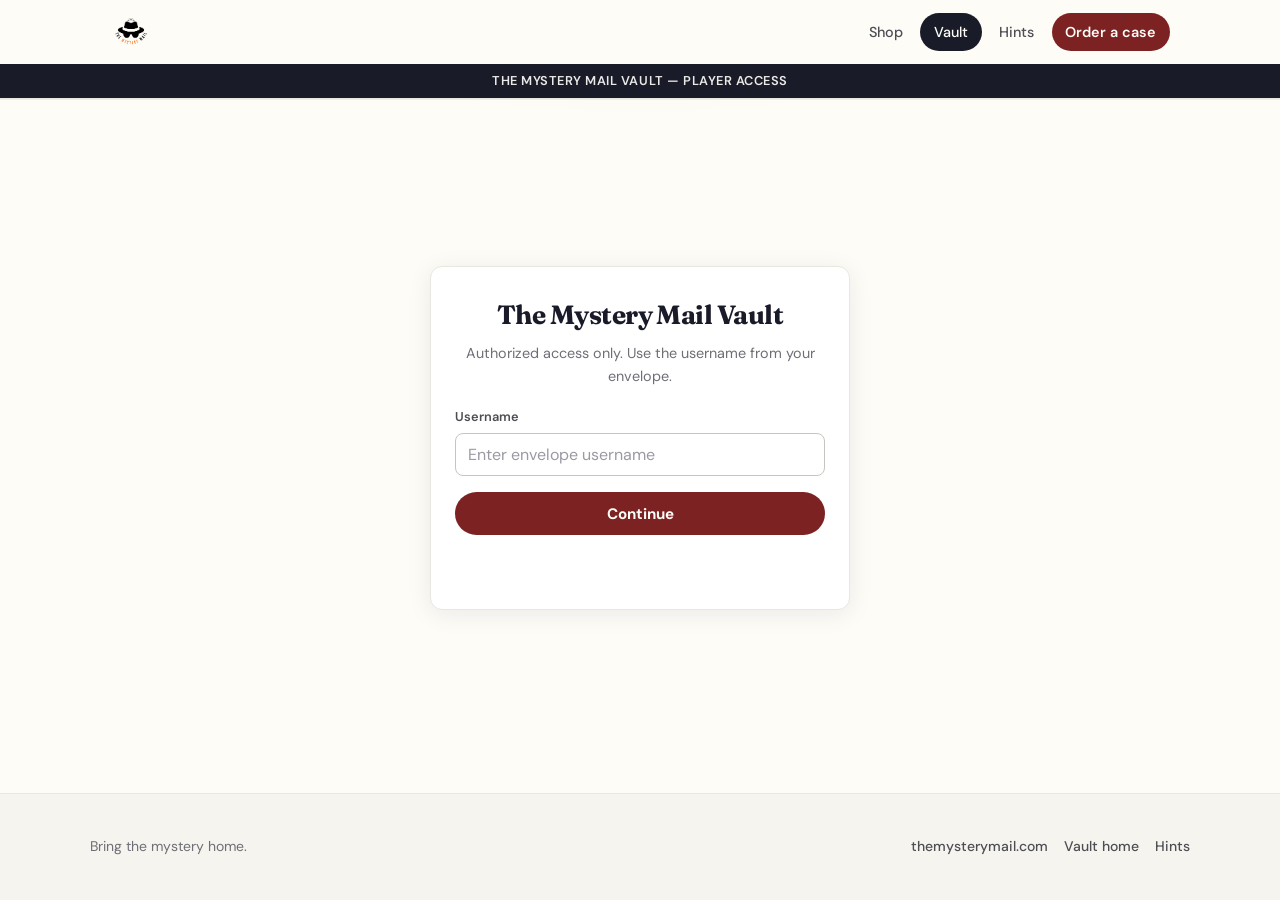
<file: themysterymail-vault/index.html>
<!DOCTYPE html>
<html lang="en">
  <head>
    <meta charset="utf-8" />
    <meta name="viewport" content="width=device-width, initial-scale=1" />
    <title>Vault — The Mystery Mail</title>
    <link rel="icon" href="images/favicon.png" type="image/png" />
    <link rel="preconnect" href="https://fonts.googleapis.com" />
    <link rel="preconnect" href="https://fonts.gstatic.com" crossorigin />
    <link
      href="https://fonts.googleapis.com/css2?family=DM+Sans:ital,opsz,wght@0,9..40,400;0,9..40,500;0,9..40,600;0,9..40,700;1,9..40,400&family=Fraunces:ital,opsz,wght@0,9..144,600;0,9..144,700;1,9..144,600&display=swap"
      rel="stylesheet"
    />
    <link rel="stylesheet" href="css/vault.css" />
  </head>
  <body>
    <header class="site-header">
      <div class="site-header__row">
        <a class="site-logo" href="https://www.themysterymail.com" target="_blank" rel="noopener noreferrer">
          <img class="site-logo__img" src="images/logo.png" width="220" height="48" alt="The Mystery Mail" />
        </a>
        <nav class="site-nav" aria-label="Main">
          <a href="https://www.themysterymail.com" target="_blank" rel="noopener noreferrer">Shop</a>
          <a href="index.html" class="is-active">Vault</a>
          <a href="hints.html">Hints</a>
          <a class="btn-nav" href="https://www.themysterymail.com" target="_blank" rel="noopener noreferrer">Order a case</a>
        </nav>
      </div>
      <div class="site-strip"><span>The Mystery Mail Vault — player access</span></div>
    </header>

    <div class="site-main">
      <div class="vault-shell">
        <div class="vault-card">
          <div class="vault-brand">
            <h1>The Mystery Mail Vault</h1>
            <p>Authorized access only. Use the username from your envelope.</p>
          </div>
          <form id="username-form" novalidate>
            <label for="username">Username</label>
            <input
              id="username"
              name="username"
              type="text"
              autocomplete="username"
              spellcheck="false"
              placeholder="Enter envelope username"
              required
            />
            <button type="submit" class="btn">Continue</button>
            <p id="msg" class="msg error" role="alert"></p>
          </form>
        </div>
      </div>
    </div>

    <footer class="site-footer">
      <div class="site-footer__inner">
        <p>Bring the mystery home.</p>
        <div class="site-footer__links">
          <a href="https://www.themysterymail.com" target="_blank" rel="noopener noreferrer">themysterymail.com</a>
          <a href="index.html">Vault home</a>
          <a href="hints.html">Hints</a>
        </div>
      </div>
    </footer>

    <script src="js/vault-core.js"></script>
    <script>
      (async function () {
        const form = document.getElementById("username-form");
        const msg = document.getElementById("msg");
        let data;
        try {
          data = await loadGames();
        } catch (e) {
          msg.textContent =
            "Could not load configuration. Serve this folder over HTTP (e.g. npx serve) or deploy to Netlify.";
          form.querySelector("button").disabled = true;
          return;
        }

        form.addEventListener("submit", function (e) {
          e.preventDefault();
          msg.textContent = "";
          const raw = document.getElementById("username").value;
          const want = raw.trim().toUpperCase();
          if (!want) {
            msg.textContent = "Enter your username.";
            return;
          }
          const game = (data.games || []).find(
            (g) => String(g.username || "").trim().toUpperCase() === want
          );
          if (!game) {
            msg.textContent = "Unknown username. Check your envelope and try again.";
            return;
          }
          setUserGate(game.id);
          window.location.href = "password.html?game=" + encodeURIComponent(game.id);
        });
      })();
    </script>
  </body>
</html>
</file>
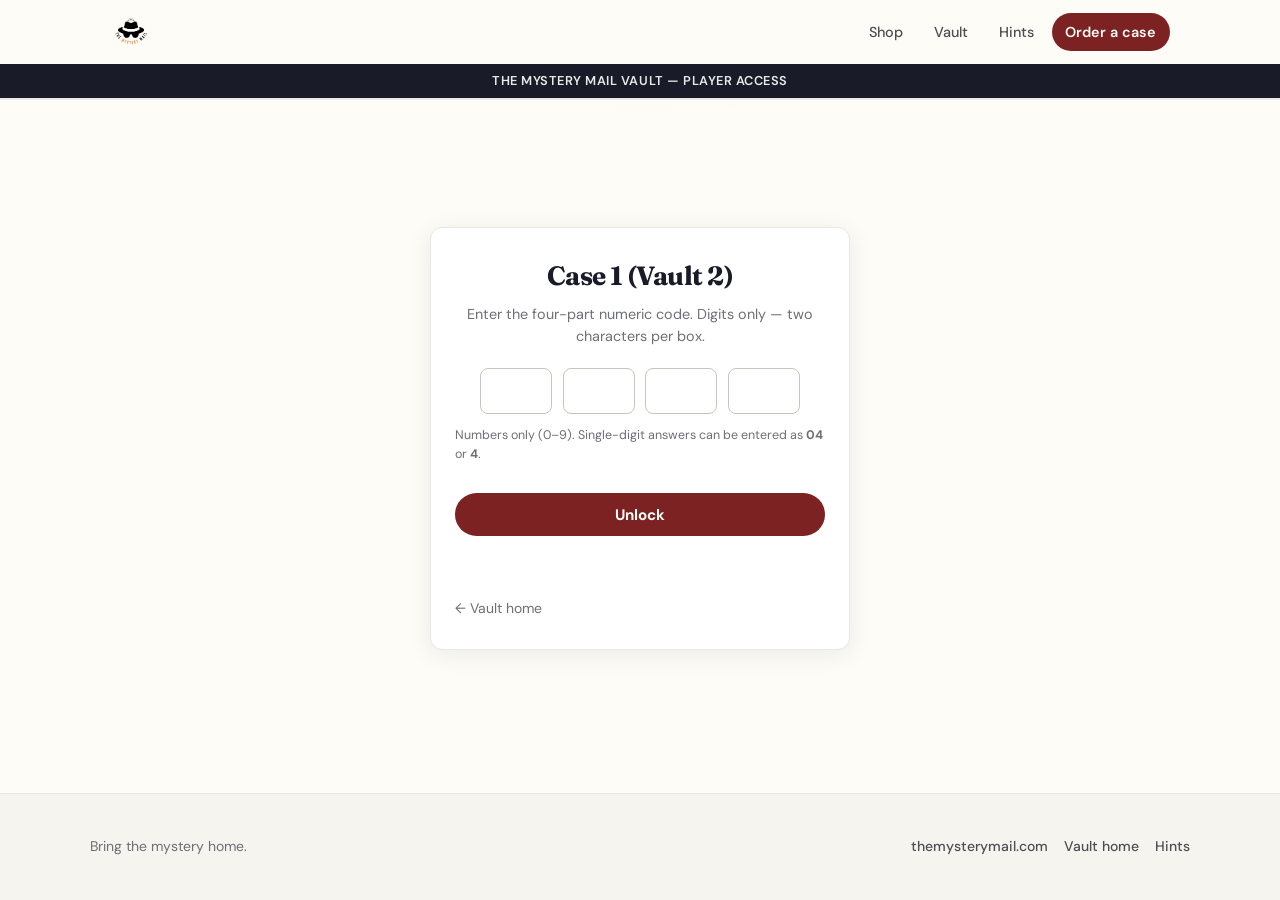
<file: themysterymail-vault/case-1-vault-2.html>
<!DOCTYPE html>
<html lang="en">
  <head>
    <meta charset="utf-8" />
    <meta name="viewport" content="width=device-width, initial-scale=1" />
    <title>Case 1 (Vault 2) — The Mystery Mail</title>
    <link rel="icon" href="images/favicon.png" type="image/png" />
    <link rel="preconnect" href="https://fonts.googleapis.com" />
    <link rel="preconnect" href="https://fonts.gstatic.com" crossorigin />
    <link
      href="https://fonts.googleapis.com/css2?family=DM+Sans:ital,opsz,wght@0,9..40,400;0,9..40,500;0,9..40,600;0,9..40,700;1,9..40,400&family=Fraunces:ital,opsz,wght@0,9..144,600;0,9..144,700;1,9..144,600&display=swap"
      rel="stylesheet"
    />
    <link rel="stylesheet" href="css/vault.css" />
  </head>
  <body class="page-vault-2">
    <header class="site-header">
      <div class="site-header__row">
        <a class="site-logo" href="https://www.themysterymail.com" target="_blank" rel="noopener noreferrer">
          <img class="site-logo__img" src="images/logo.png" width="220" height="48" alt="The Mystery Mail" />
        </a>
        <nav class="site-nav" aria-label="Main">
          <a href="https://www.themysterymail.com" target="_blank" rel="noopener noreferrer">Shop</a>
          <a href="index.html">Vault</a>
          <a href="hints.html">Hints</a>
          <a class="btn-nav" href="https://www.themysterymail.com" target="_blank" rel="noopener noreferrer">Order a case</a>
        </nav>
      </div>
      <div class="site-strip"><span>The Mystery Mail Vault — player access</span></div>
    </header>

    <div class="site-main">
      <div class="vault-shell">
        <div class="vault-card vault-card--wide">
          <div class="vault-brand">
            <h1>Case 1 (Vault 2)</h1>
            <p>Enter the four-part numeric code. Digits only — two characters per box.</p>
          </div>

          <form id="code-form" novalidate>
            <span class="sr-only" id="code-legend">Four boxes, digits only, up to two per box</span>
            <div id="numeric-grid" class="numeric-grid" role="group" aria-labelledby="code-legend"></div>
            <p class="hint">Numbers only (0–9). Single-digit answers can be entered as <strong>04</strong> or <strong>4</strong>.</p>
            <button type="submit" class="btn" id="unlock-btn">Unlock</button>
            <p id="msg" class="msg error" role="alert"></p>
          </form>

          <div id="decode-wrap" class="decode-wrap" hidden>
            <button type="button" class="btn btn-decode" id="decode-btn">Decode letter</button>
          </div>

          <div id="letter-pack" class="letter-pack" hidden>
            <div class="letter-pack__chrome" aria-hidden="true">
              <span class="letter-pack__label">Final letter</span>
            </div>
            <div class="letter-pack__inner" id="letter-inner">
              <img
                src="images/case-1-vault-2/final-letter.png"
                alt="Handwritten final letter in the case narrative."
                decoding="async"
              />
            </div>
          </div>

          <div id="letter-actions" class="letter-actions" hidden>
            <a
              class="btn btn-outline btn-download-img"
              href="images/case-1-vault-2/final-letter.png"
              download="The-Mystery-Mail-Case-1-Final-Letter.png"
            >
              Download image
            </a>
            <p class="letter-actions__hint">Save the file to zoom in and read closely. On some phones, use “Download” then open from Files / Photos.</p>
          </div>

          <a class="back" href="index.html">← Vault home</a>
        </div>
      </div>
    </div>

    <footer class="site-footer">
      <div class="site-footer__inner">
        <p>Bring the mystery home.</p>
        <div class="site-footer__links">
          <a href="https://www.themysterymail.com" target="_blank" rel="noopener noreferrer">themysterymail.com</a>
          <a href="index.html">Vault home</a>
          <a href="hints.html">Hints</a>
        </div>
      </div>
    </footer>

    <script>
      (function () {
        const STORAGE_CODE = "tmv_case1_vault2_code";
        const STORAGE_LETTER = "tmv_case1_vault2_letter";
        const STORAGE_VALS = "tmv_case1_vault2_vals";
        const EXPECTED = ["49", "11", "4", "7"];

        function normalizeNumericCell(s) {
          const digits = String(s || "").replace(/\D/g, "");
          if (digits === "") return null;
          const n = parseInt(digits, 10);
          if (!Number.isFinite(n) || n < 0 || n > 99) return null;
          return String(n);
        }

        function cellsMatchCode(inputs) {
          if (inputs.length !== EXPECTED.length) return false;
          for (let i = 0; i < EXPECTED.length; i++) {
            const want = normalizeNumericCell(EXPECTED[i]);
            const got = normalizeNumericCell(inputs[i].value);
            if (want === null || got === null || want !== got) return false;
          }
          return true;
        }

        const form = document.getElementById("code-form");
        const msg = document.getElementById("msg");
        const grid = document.getElementById("numeric-grid");
        const decodeWrap = document.getElementById("decode-wrap");
        const decodeBtn = document.getElementById("decode-btn");
        const letterPack = document.getElementById("letter-pack");
        const letterInner = document.getElementById("letter-inner");
        const letterActions = document.getElementById("letter-actions");
        const unlockBtn = document.getElementById("unlock-btn");

        function showLetterDownload() {
          letterActions.hidden = false;
        }

        function clearNumericCellFeedback() {
          inputs.forEach(function (el) {
            el.classList.remove("pass-cell--ok", "pass-cell--bad");
          });
          msg.textContent = "";
          msg.classList.remove("ok");
          msg.classList.add("error");
        }

        function cellNumericMatch(expectedStr, inputEl) {
          const want = normalizeNumericCell(expectedStr);
          const got = normalizeNumericCell(inputEl.value);
          return want !== null && got !== null && want === got;
        }

        const inputs = [];
        for (let i = 0; i < 4; i++) {
          const inp = document.createElement("input");
          inp.type = "text";
          inp.setAttribute("inputmode", "numeric");
          inp.setAttribute("pattern", "[0-9]*");
          inp.setAttribute("maxlength", "2");
          inp.setAttribute("autocomplete", "off");
          inp.setAttribute("aria-label", "Digits " + (i + 1) + " of 4");
          inp.className = "numeric-cell";
          inp.addEventListener("input", function () {
            clearNumericCellFeedback();
            inp.value = inp.value.replace(/\D/g, "").slice(0, 2);
            if (inp.value.length >= 2 && i < 3) inputs[i + 1].focus();
          });
          inp.addEventListener("keydown", function (ev) {
            if (ev.key === "Backspace" && inp.value === "" && i > 0) inputs[i - 1].focus();
          });
          grid.appendChild(inp);
          inputs.push(inp);
        }

        function applySavedDigits() {
          const saved = sessionStorage.getItem(STORAGE_VALS);
          if (!saved) return;
          saved.split(",").forEach(function (v, i) {
            if (inputs[i]) inputs[i].value = v;
          });
        }

        function lockFormAfterSuccess() {
          form.querySelectorAll("input").forEach(function (el) {
            el.readOnly = true;
          });
          unlockBtn.disabled = true;
        }

        function showDecodePhase() {
          inputs.forEach(function (el) {
            el.classList.remove("pass-cell--ok", "pass-cell--bad");
          });
          sessionStorage.setItem(STORAGE_CODE, "1");
          sessionStorage.setItem(STORAGE_VALS, inputs.map(function (el) { return el.value; }).join(","));
          lockFormAfterSuccess();
          decodeWrap.hidden = false;
          msg.textContent = "";
          msg.classList.remove("error");
          msg.classList.add("ok");
          msg.textContent = "Code accepted.";
        }

        function showLetterStatic() {
          letterPack.hidden = false;
          letterInner.classList.add("letter-pack__inner--static");
          decodeWrap.hidden = true;
          msg.textContent = "";
          msg.classList.remove("error");
          showLetterDownload();
        }

        function runLetterReveal() {
          decodeBtn.disabled = true;
          letterPack.hidden = false;
          letterInner.classList.remove("letter-pack__inner--static");
          void letterInner.offsetWidth;
          letterInner.classList.add("letter-pack__inner--revealing");
          window.setTimeout(function () {
            letterInner.classList.remove("letter-pack__inner--revealing");
            letterInner.classList.add("letter-pack__inner--done");
            sessionStorage.setItem(STORAGE_LETTER, "1");
            showLetterDownload();
          }, 1700);
        }

        if (sessionStorage.getItem(STORAGE_LETTER) === "1") {
          applySavedDigits();
          lockFormAfterSuccess();
          showLetterStatic();
        } else if (sessionStorage.getItem(STORAGE_CODE) === "1") {
          applySavedDigits();
          lockFormAfterSuccess();
          decodeWrap.hidden = false;
          msg.classList.remove("error");
          msg.classList.add("ok");
          msg.textContent = "Code accepted.";
        }

        form.addEventListener("submit", function (e) {
          e.preventDefault();
          msg.classList.remove("ok");
          msg.classList.add("error");
          msg.textContent = "";
          inputs.forEach(function (el) {
            el.classList.remove("pass-cell--ok", "pass-cell--bad");
          });
          if (inputs.some(function (el) { return el.value.trim() === ""; })) {
            msg.textContent = "Fill all four boxes.";
            return;
          }
          if (!cellsMatchCode(inputs)) {
            const wrongParts = [];
            for (let i = 0; i < 4; i++) {
              const ok = cellNumericMatch(EXPECTED[i], inputs[i]);
              inputs[i].classList.toggle("pass-cell--ok", ok);
              inputs[i].classList.toggle("pass-cell--bad", !ok);
              if (!ok) wrongParts.push(i + 1);
            }
            if (wrongParts.length === 4) {
              msg.textContent = "None of the parts match yet. Digits only; check each box.";
            } else if (wrongParts.length === 1) {
              msg.textContent =
                "Box " +
                wrongParts[0] +
                " still needs the right code. Green boxes are correct.";
            } else {
              msg.textContent =
                "Boxes " +
                wrongParts.join(", ") +
                " still need the right code. Green boxes are correct.";
            }
            return;
          }
          showDecodePhase();
        });

        decodeBtn.addEventListener("click", function () {
          runLetterReveal();
        });
      })();
    </script>
  </body>
</html>
</file>
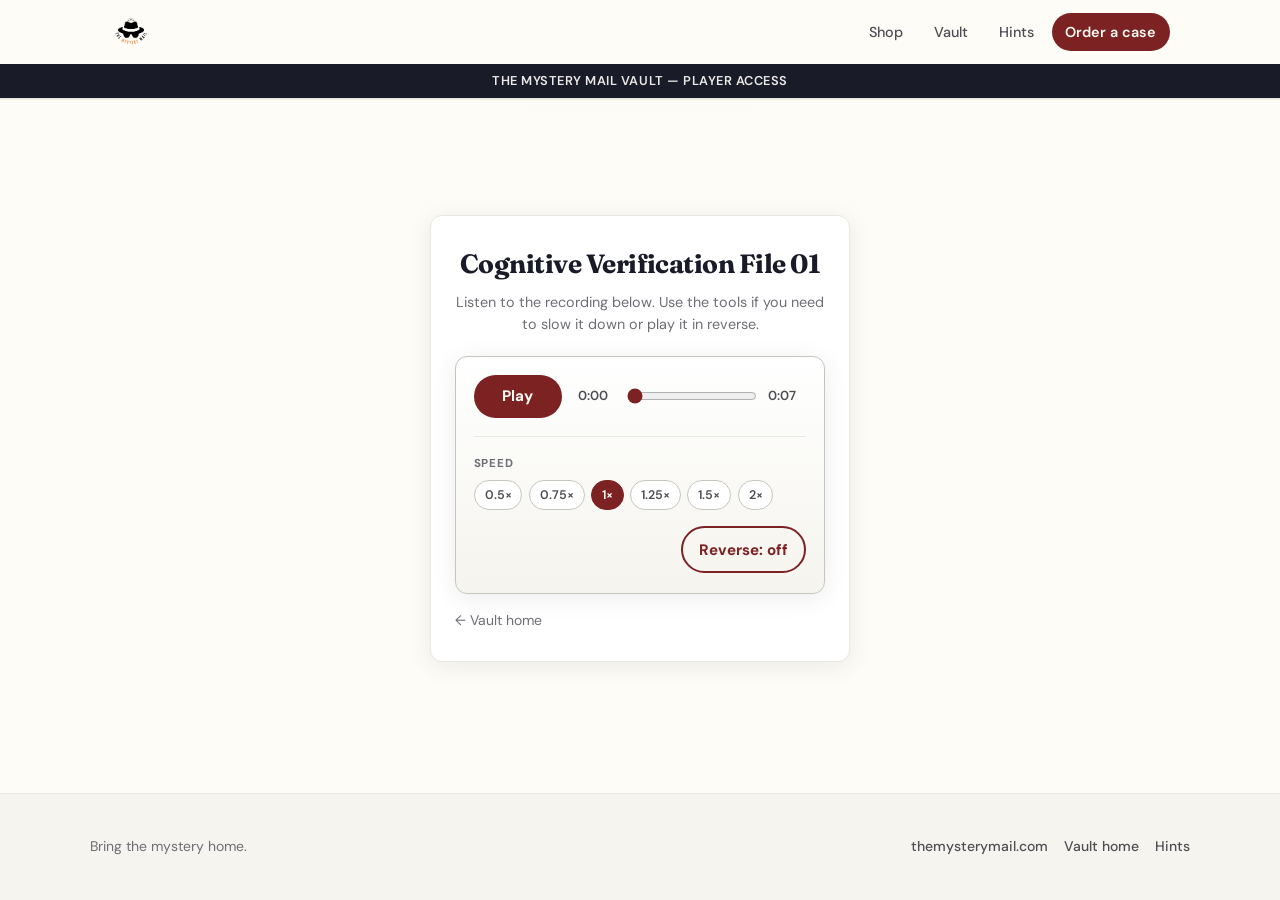
<file: themysterymail-vault/case-2-audio.html>
<!DOCTYPE html>
<html lang="en">
  <head>
    <meta charset="utf-8" />
    <meta name="viewport" content="width=device-width, initial-scale=1" />
    <title>Cognitive Verification File 01 — The Mystery Mail</title>
    <link rel="icon" href="images/favicon.png" type="image/png" />
    <link rel="preconnect" href="https://fonts.googleapis.com" />
    <link rel="preconnect" href="https://fonts.gstatic.com" crossorigin />
    <link
      href="https://fonts.googleapis.com/css2?family=DM+Sans:ital,opsz,wght@0,9..40,400;0,9..40,500;0,9..40,600;0,9..40,700;1,9..40,400&family=Fraunces:ital,opsz,wght@0,9..144,600;0,9..144,700;1,9..144,600&display=swap"
      rel="stylesheet"
    />
    <link rel="stylesheet" href="css/vault.css" />
  </head>
  <body class="page-audio-lab">
    <header class="site-header">
      <div class="site-header__row">
        <a class="site-logo" href="https://www.themysterymail.com" target="_blank" rel="noopener noreferrer">
          <img class="site-logo__img" src="images/logo.png" width="220" height="48" alt="The Mystery Mail" />
        </a>
        <nav class="site-nav" aria-label="Main">
          <a href="https://www.themysterymail.com" target="_blank" rel="noopener noreferrer">Shop</a>
          <a href="index.html">Vault</a>
          <a href="hints.html">Hints</a>
          <a class="btn-nav" href="https://www.themysterymail.com" target="_blank" rel="noopener noreferrer">Order a case</a>
        </nav>
      </div>
      <div class="site-strip"><span>The Mystery Mail Vault — player access</span></div>
    </header>

    <div class="site-main">
      <div class="vault-shell">
        <div class="vault-card vault-card--wide">
          <div class="vault-brand">
            <h1>Cognitive Verification File 01</h1>
            <p>Listen to the recording below. Use the tools if you need to slow it down or play it in reverse.</p>
          </div>

          <div class="audio-lab" data-audio-lab>
            <p class="audio-lab__status" data-audio-status aria-live="polite">Loading audio…</p>

            <audio class="audio-lab__native" data-audio-forward preload="auto" playsinline>
              <source src="audio/case-2/transmission.m4a" type="audio/mp4" />
              <source src="audio/case-2/transmission.mp3" type="audio/mpeg" />
            </audio>
            <audio class="audio-lab__native" data-audio-reversed preload="auto" playsinline>
              <source src="audio/case-2/transmission-reversed.m4a" type="audio/mp4" />
              <source src="audio/case-2/transmission-reversed.mp3" type="audio/mpeg" />
            </audio>

            <div class="audio-lab__panel">
              <div class="audio-lab__transport">
                <button type="button" class="btn audio-lab__play" data-audio-play disabled aria-label="Play">Play</button>
                <div class="audio-lab__timeline">
                  <span class="audio-lab__time" data-audio-time-cur aria-hidden="true">0:00</span>
                  <input
                    type="range"
                    class="audio-lab__seek"
                    data-audio-seek
                    min="0"
                    max="1000"
                    value="0"
                    disabled
                    aria-label="Seek"
                  />
                  <span class="audio-lab__time" data-audio-time-dur aria-hidden="true">0:00</span>
                </div>
              </div>

              <div class="audio-lab__tools">
                <div class="audio-lab__group">
                  <span class="audio-lab__label" id="speed-label">Speed</span>
                  <div class="audio-lab__speeds" role="group" aria-labelledby="speed-label">
                    <button type="button" class="audio-lab__speed" data-audio-speed="0.5" disabled aria-pressed="false">0.5×</button>
                    <button type="button" class="audio-lab__speed" data-audio-speed="0.75" disabled aria-pressed="false">0.75×</button>
                    <button type="button" class="audio-lab__speed audio-lab__speed--active" data-audio-speed="1" disabled aria-pressed="true">1×</button>
                    <button type="button" class="audio-lab__speed" data-audio-speed="1.25" disabled aria-pressed="false">1.25×</button>
                    <button type="button" class="audio-lab__speed" data-audio-speed="1.5" disabled aria-pressed="false">1.5×</button>
                    <button type="button" class="audio-lab__speed" data-audio-speed="2" disabled aria-pressed="false">2×</button>
                  </div>
                </div>

                <div class="audio-lab__group audio-lab__group--reverse">
                  <button type="button" class="btn btn-outline audio-lab__reverse" data-audio-reverse disabled aria-pressed="false">
                    Reverse: off
                  </button>
                </div>
              </div>
            </div>
          </div>

          <a class="back" href="index.html">← Vault home</a>
        </div>
      </div>
    </div>

    <footer class="site-footer">
      <div class="site-footer__inner">
        <p>Bring the mystery home.</p>
        <div class="site-footer__links">
          <a href="https://www.themysterymail.com" target="_blank" rel="noopener noreferrer">themysterymail.com</a>
          <a href="index.html">Vault home</a>
          <a href="hints.html">Hints</a>
        </div>
      </div>
    </footer>

    <script src="js/vault-audio.js?v=5"></script>
  </body>
</html>
</file>
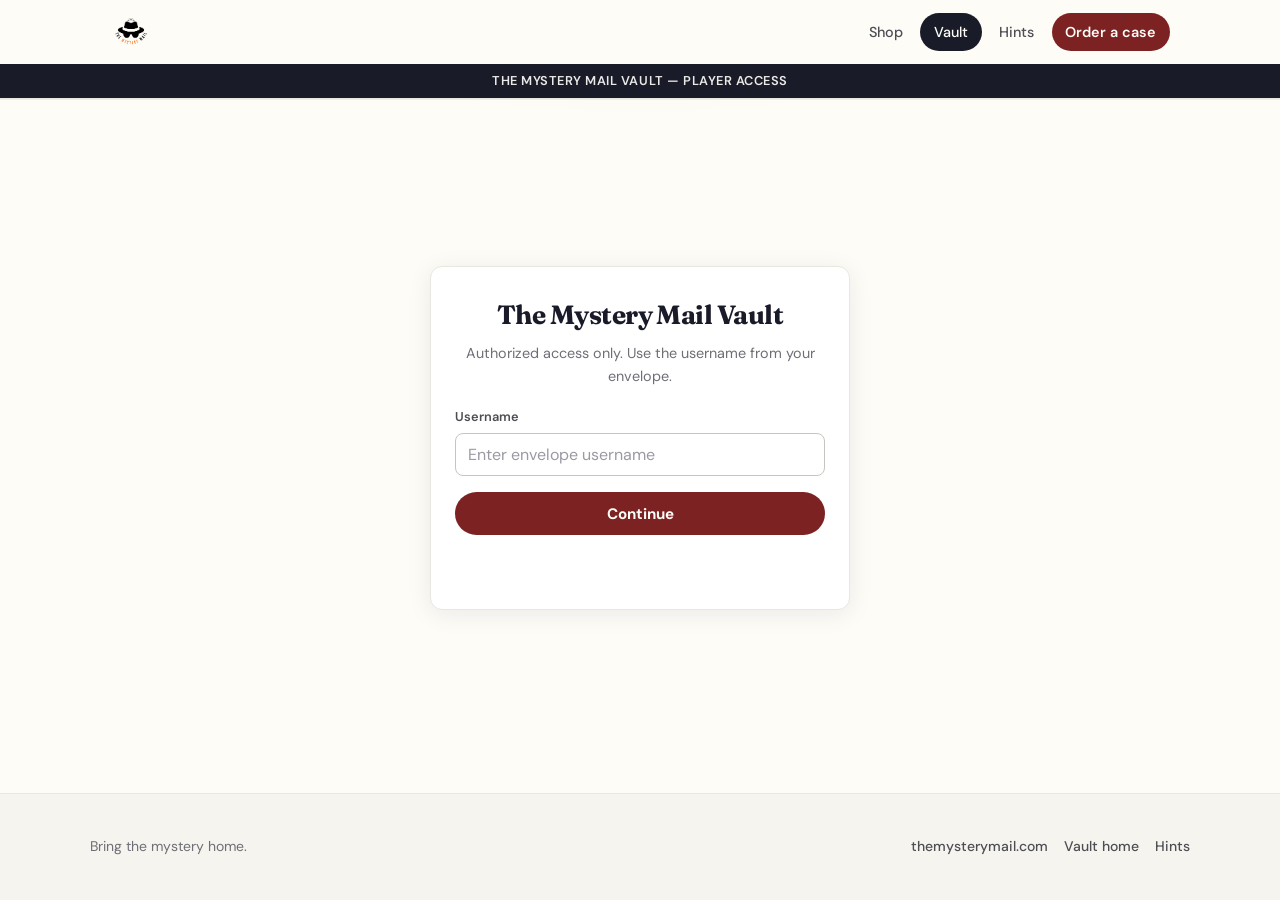
<file: themysterymail-vault/directory.html>
<!DOCTYPE html>
<html lang="en">
  <head>
    <meta charset="utf-8" />
    <meta name="viewport" content="width=device-width, initial-scale=1" />
    <title>Evidence vault — The Mystery Mail</title>
    <link rel="icon" href="images/favicon.png" type="image/png" />
    <link rel="preconnect" href="https://fonts.googleapis.com" />
    <link rel="preconnect" href="https://fonts.gstatic.com" crossorigin />
    <link
      href="https://fonts.googleapis.com/css2?family=DM+Sans:ital,opsz,wght@0,9..40,400;0,9..40,500;0,9..40,600;0,9..40,700;1,9..40,400&family=Fraunces:ital,opsz,wght@0,9..144,600;0,9..144,700;1,9..144,600&display=swap"
      rel="stylesheet"
    />
    <link rel="stylesheet" href="css/vault.css" />
  </head>
  <body class="page-directory">
    <header class="site-header">
      <div class="site-header__row">
        <a class="site-logo" href="https://www.themysterymail.com" target="_blank" rel="noopener noreferrer">
          <img class="site-logo__img" src="images/logo.png" width="220" height="48" alt="The Mystery Mail" />
        </a>
        <nav class="site-nav" aria-label="Main">
          <a href="https://www.themysterymail.com" target="_blank" rel="noopener noreferrer">Shop</a>
          <a href="index.html">Vault</a>
          <a href="hints.html">Hints</a>
          <a class="btn-nav" href="https://www.themysterymail.com" target="_blank" rel="noopener noreferrer">Order a case</a>
        </nav>
      </div>
      <div class="site-strip"><span>The Mystery Mail Vault — player access</span></div>
    </header>

    <div class="site-main">
      <div class="directory-frame">
        <div class="desktop" id="app">
          <header class="win-titlebar">
            <span class="icon" aria-hidden="true"></span>
            <span class="title" id="win-title">Kabir's Digital Directory</span>
            <div class="win-btns" aria-hidden="true">
              <button type="button" class="min" tabindex="-1"></button>
              <button type="button" class="max" tabindex="-1"></button>
              <button type="button" class="close" tabindex="-1"></button>
            </div>
          </header>
          <div class="explorer-body">
            <aside class="explorer-sidebar">
              <div class="tree-label">Folders</div>
              <div class="tree-item active" id="tree-root">Kabir's Digital Directory</div>
            </aside>
            <main class="explorer-main">
              <div class="explorer-toolbar" id="toolbar">Kabir's Digital Directory</div>
              <div id="file-list"></div>
            </main>
          </div>
        </div>
      </div>
    </div>

    <div id="modal" class="modal-overlay" hidden>
      <div class="modal-notepad" role="dialog" aria-modal="true" aria-labelledby="np-name">
        <div class="np-titlebar">
          <span id="np-name">Case File Envelope.txt</span>
          <button type="button" class="np-close" id="np-close" aria-label="Close">×</button>
        </div>
        <div class="np-body-wrap">
          <pre id="np-body" class="np-body" tabindex="0"></pre>
        </div>
        <p class="np-code-banner" id="np-code-banner" hidden>
          Second envelope code: <span class="np-code-digits" aria-label="two two three">223</span>
        </p>
      </div>
    </div>

    <footer class="site-footer">
      <div class="site-footer__inner">
        <p>Bring the mystery home.</p>
        <div class="site-footer__links">
          <a href="https://www.themysterymail.com" target="_blank" rel="noopener noreferrer">themysterymail.com</a>
          <a href="index.html">Vault home</a>
          <a href="hints.html">Hints</a>
        </div>
      </div>
    </footer>

    <script src="js/vault-core.js"></script>
    <script>
      (async function () {
        const params = new URLSearchParams(window.location.search);
        const gameId = params.get("game");
        if (!gameId || getUserGate() !== gameId || !isPasswordUnlocked(gameId)) {
          window.location.href = "index.html";
          return;
        }

        let data;
        try {
          data = await loadGames();
        } catch (e) {
          document.getElementById("toolbar").textContent = "Error loading vault data.";
          return;
        }
        const game = (data.games || []).find((g) => g.id === gameId);
        if (!game) {
          window.location.href = "index.html";
          return;
        }

        const rootLabel = game.directoryRootLabel || "Kabir's Digital Directory";
        document.getElementById("win-title").textContent = rootLabel;
        document.getElementById("toolbar").textContent = rootLabel;
        document.getElementById("tree-root").textContent = rootLabel;

        function escapeHtml(s) {
          const d = document.createElement("div");
          d.textContent = s;
          return d.innerHTML;
        }

        function fillNotepadBody(preEl, text) {
          preEl.textContent = "";
          const raw = text == null ? "" : String(text);
          const marker = "223";
          let i = 0;
          let pos = raw.indexOf(marker);
          while (pos !== -1) {
            preEl.appendChild(document.createTextNode(raw.slice(i, pos)));
            const em = document.createElement("strong");
            em.className = "np-code-em";
            em.textContent = marker;
            preEl.appendChild(em);
            i = pos + marker.length;
            pos = raw.indexOf(marker, i);
          }
          preEl.appendChild(document.createTextNode(raw.slice(i)));
        }

        const list = document.getElementById("file-list");
        const files = game.files || [];
        const codeBanner = document.getElementById("np-code-banner");
        files.forEach(function (file) {
          const row = document.createElement("div");
          row.className = "file-row";
          row.setAttribute("role", "button");
          row.setAttribute("tabindex", "0");
          row.innerHTML =
            '<span class="file-icon">TXT</span><span>' +
            escapeHtml(file.name) +
            "</span>";
          function openFile() {
            document.getElementById("np-name").textContent = file.name;
            const body = document.getElementById("np-body");
            fillNotepadBody(body, file.content || "");
            const showBanner = (file.content || "").indexOf("223") !== -1;
            codeBanner.hidden = !showBanner;
            document.getElementById("modal").hidden = false;
            body.focus();
          }
          row.addEventListener("click", openFile);
          row.addEventListener("keydown", function (ev) {
            if (ev.key === "Enter" || ev.key === " ") {
              ev.preventDefault();
              openFile();
            }
          });
          list.appendChild(row);
        });

        document.getElementById("np-close").addEventListener("click", function () {
          document.getElementById("modal").hidden = true;
        });
        document.getElementById("modal").addEventListener("click", function (ev) {
          if (ev.target.id === "modal") document.getElementById("modal").hidden = true;
        });
      })();
    </script>
  </body>
</html>
</file>
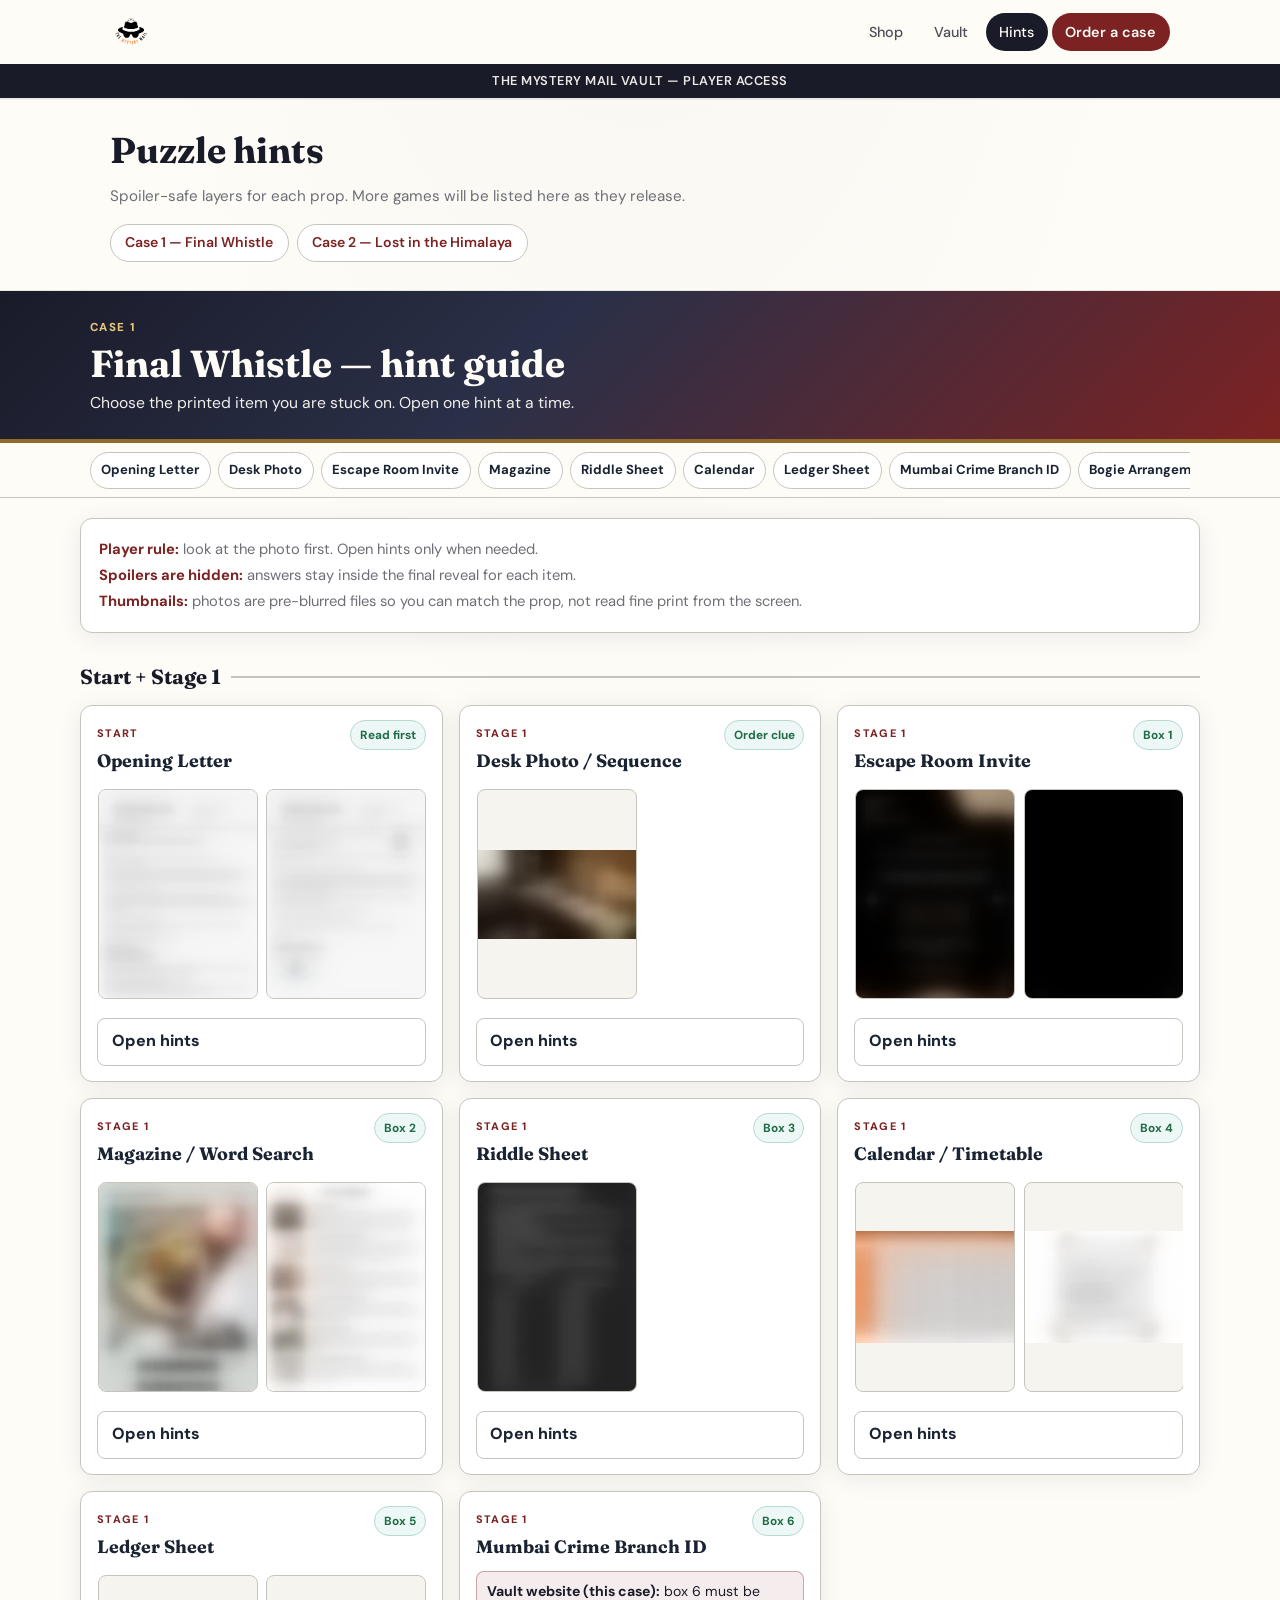
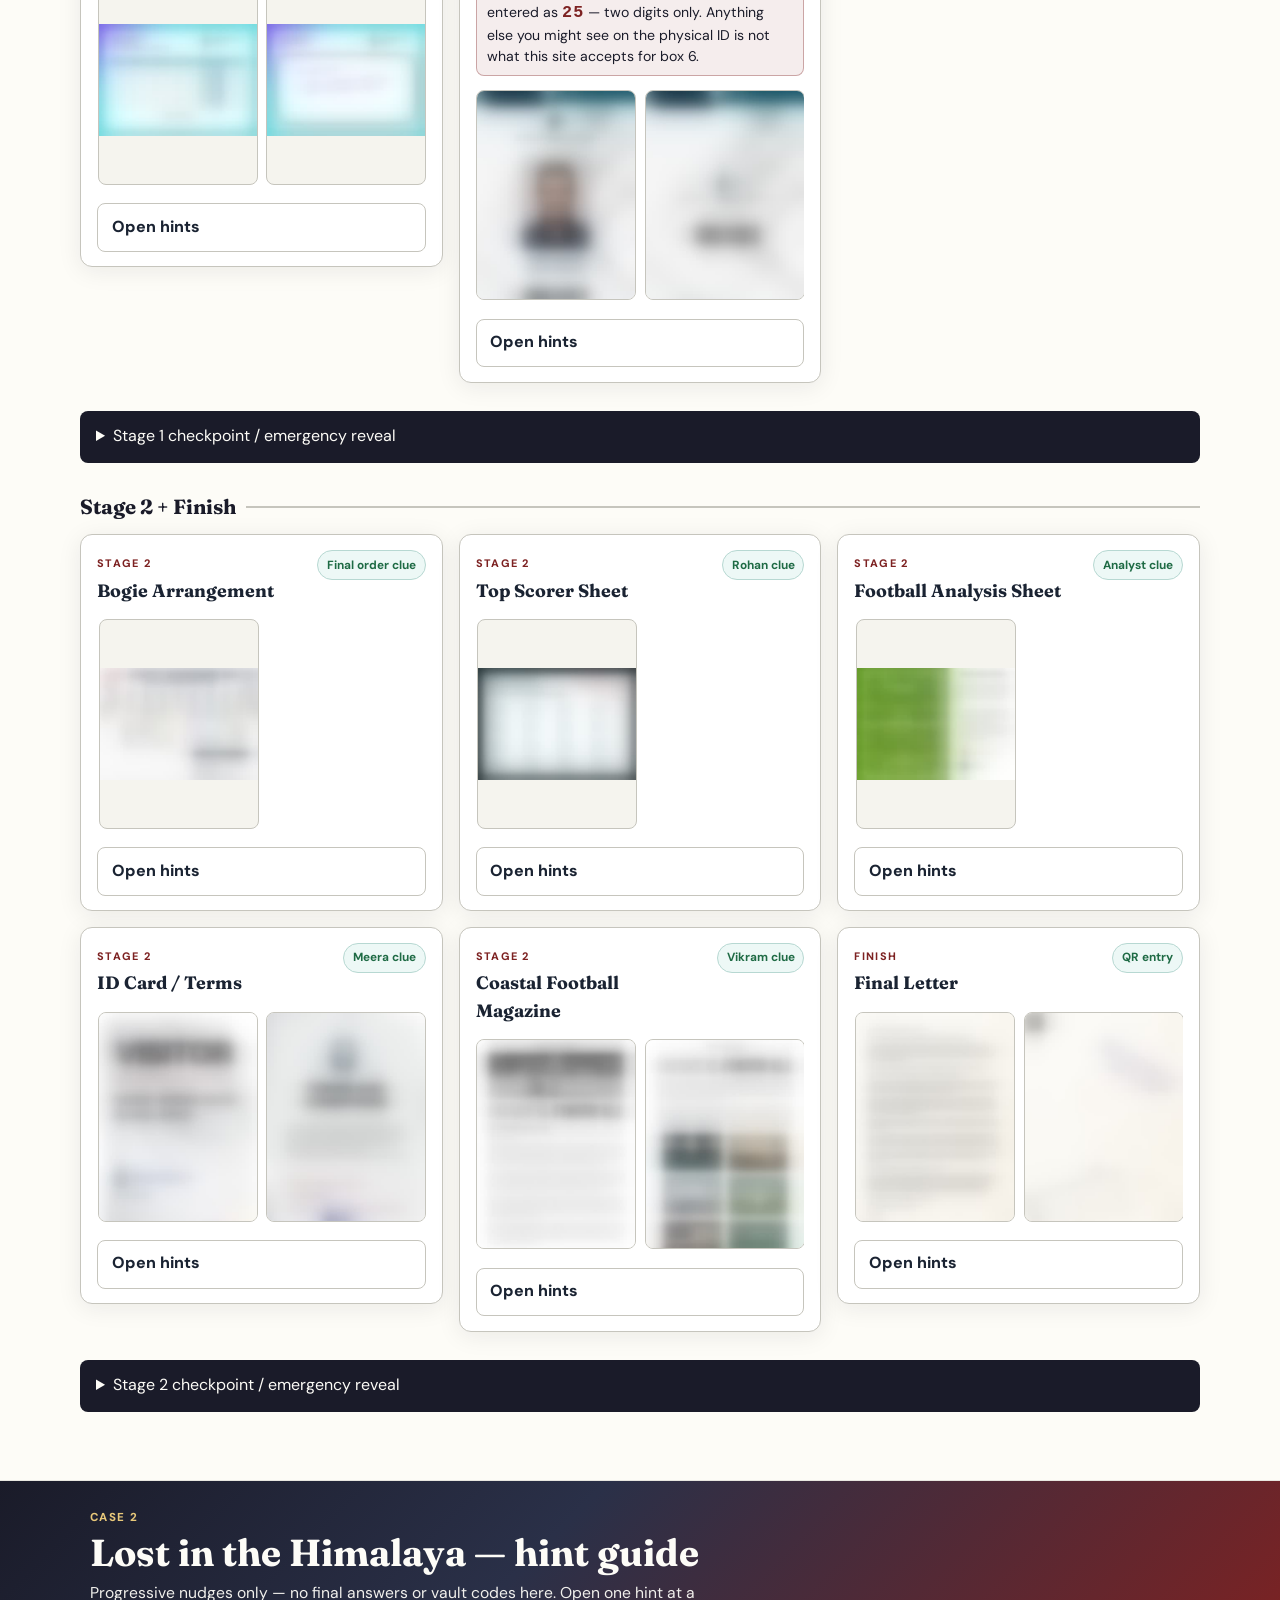
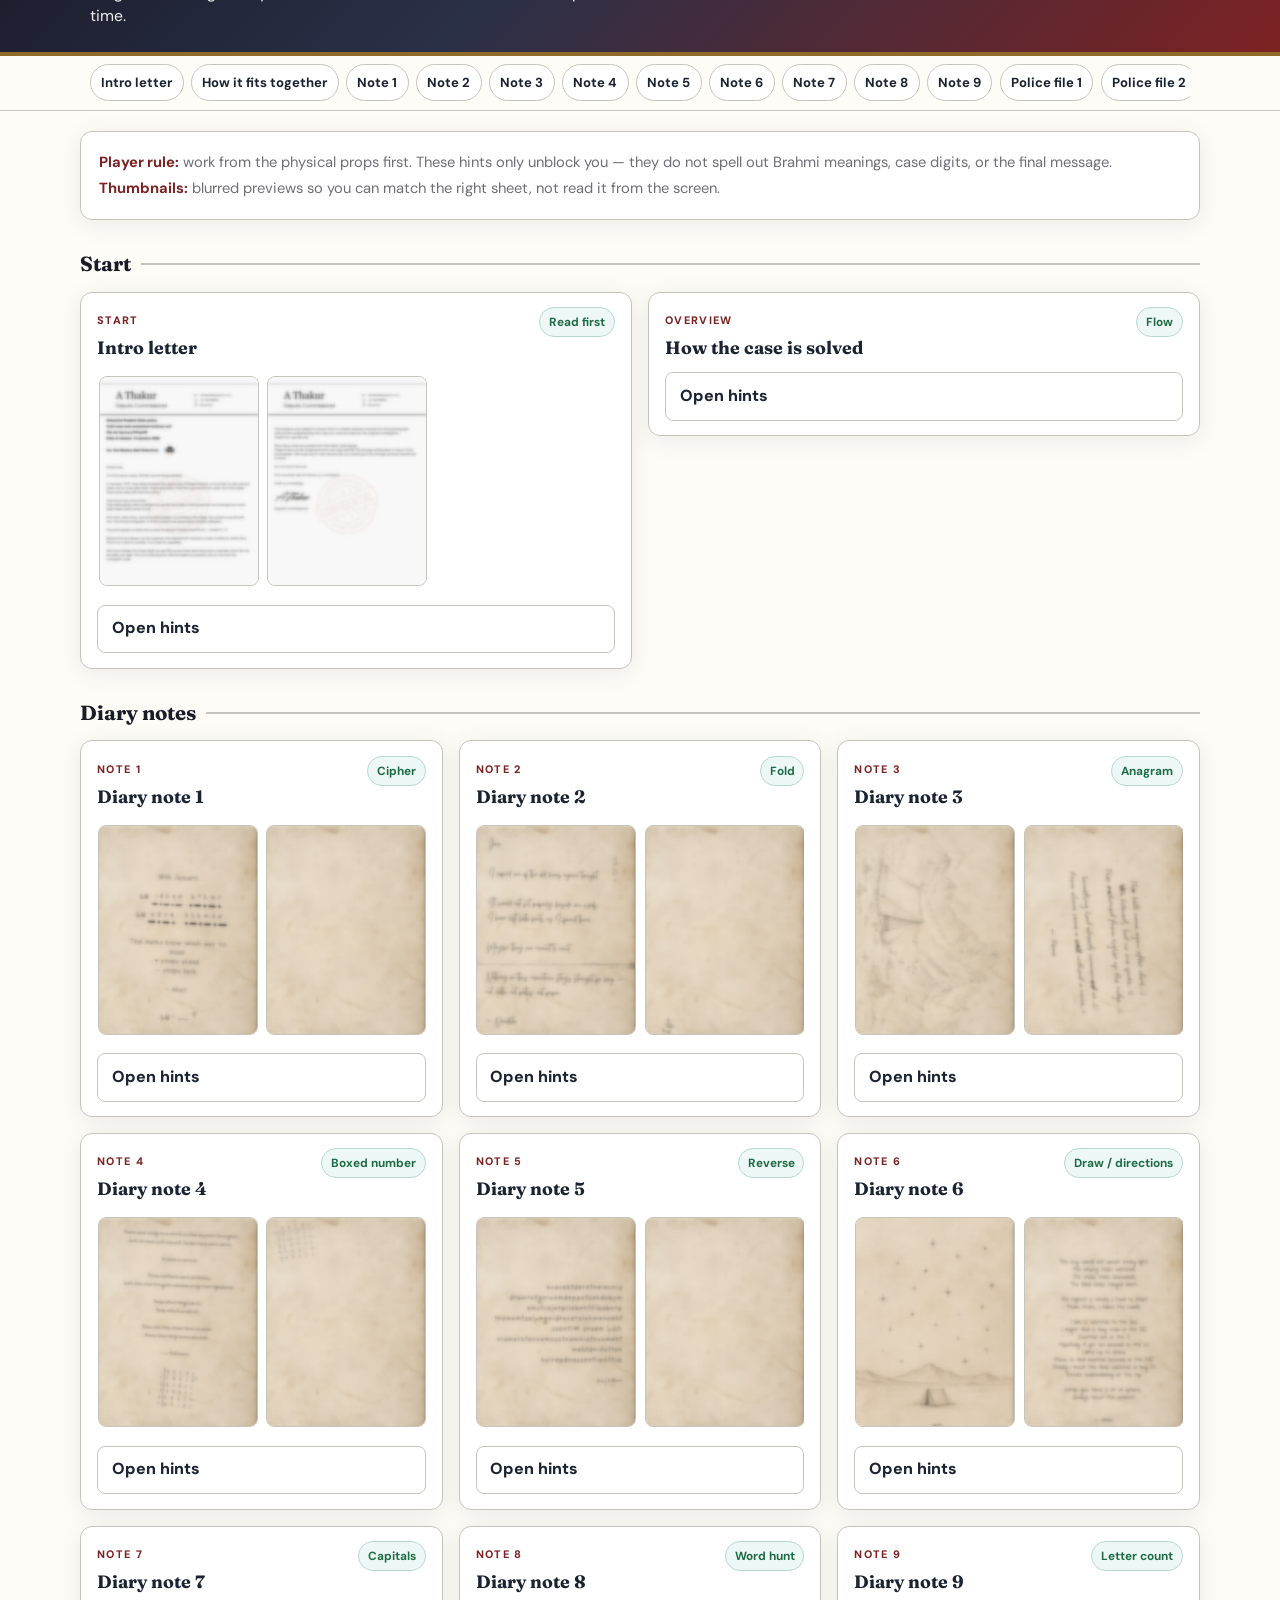
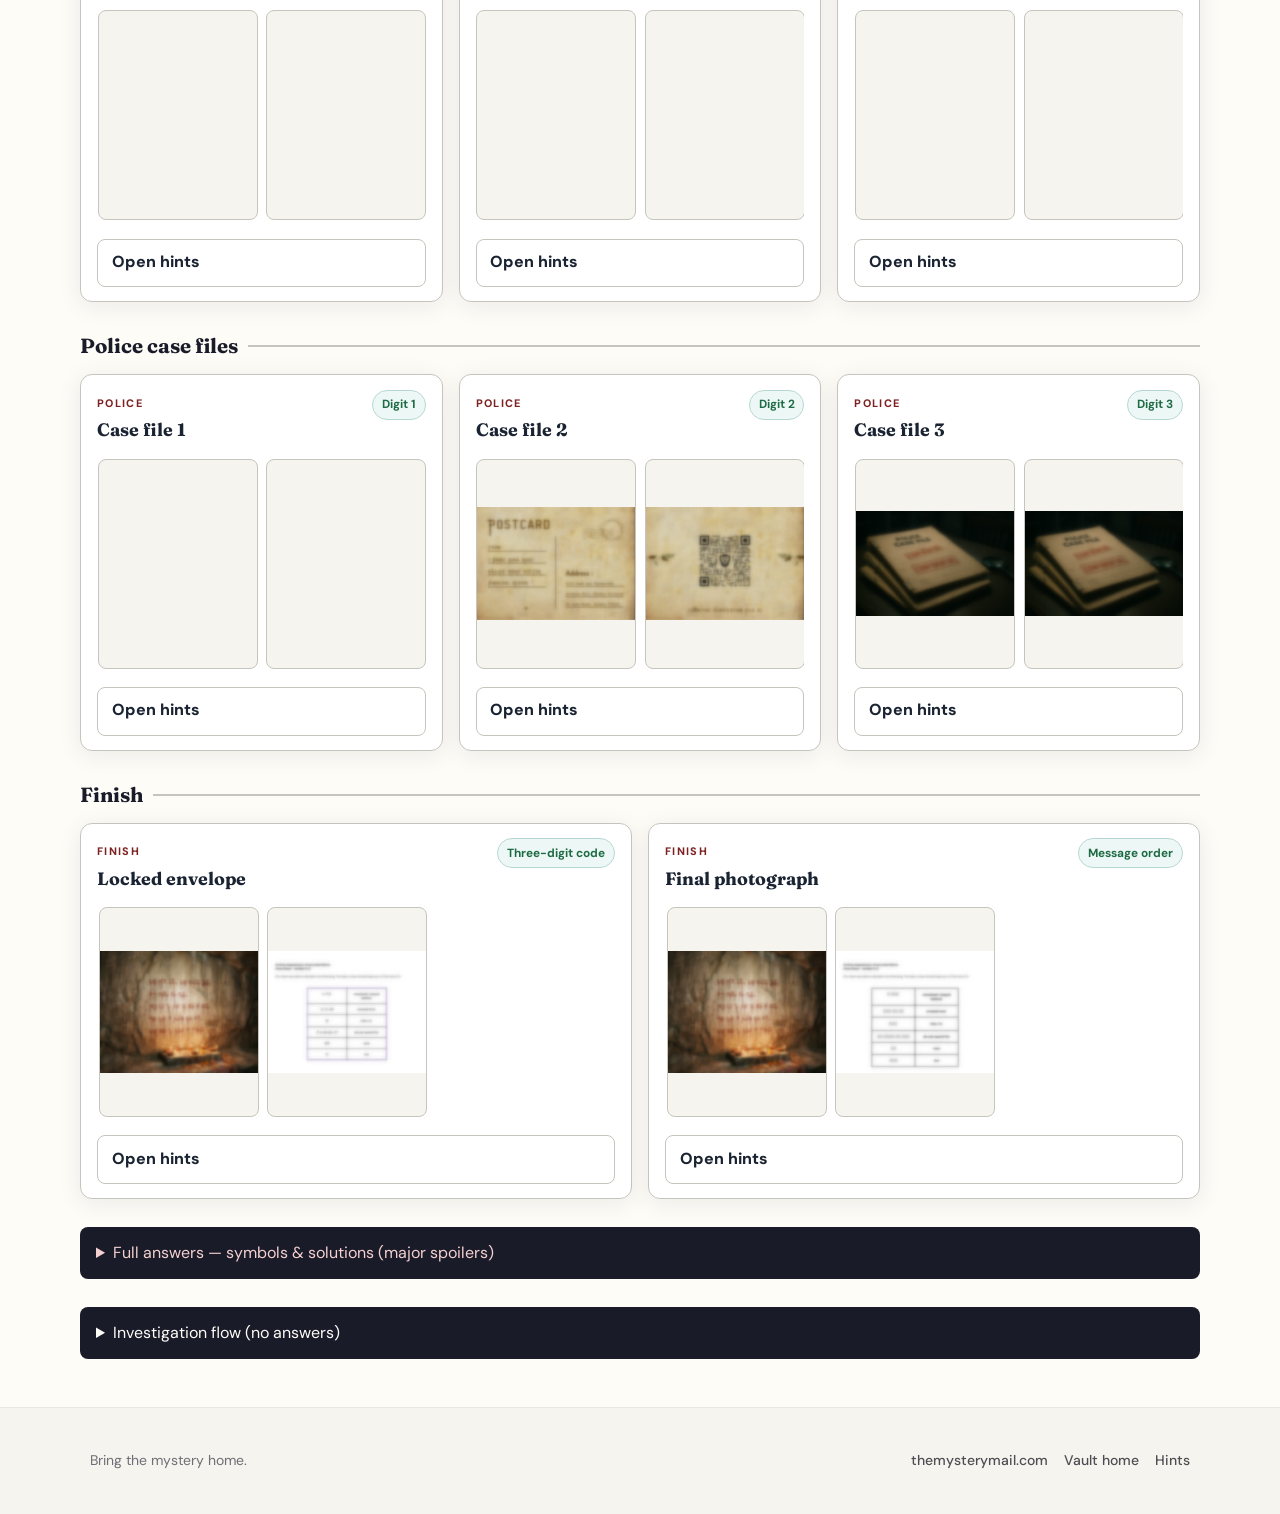
<file: themysterymail-vault/hints.html>
<!DOCTYPE html>
<html lang="en">
  <head>
    <meta charset="utf-8" />
    <meta name="viewport" content="width=device-width, initial-scale=1" />
    <meta name="robots" content="noindex, nofollow" />
    <title>Puzzle hints — The Mystery Mail</title>
    <link rel="icon" href="images/favicon.png" type="image/png" />
    <link rel="preconnect" href="https://fonts.googleapis.com" />
    <link rel="preconnect" href="https://fonts.gstatic.com" crossorigin />
    <link
      href="https://fonts.googleapis.com/css2?family=DM+Sans:ital,opsz,wght@0,9..40,400;0,9..40,500;0,9..40,600;0,9..40,700;1,9..40,400&family=Fraunces:ital,opsz,wght@0,9..144,600;0,9..144,700;1,9..144,600&display=swap"
      rel="stylesheet"
    />
    <link rel="stylesheet" href="css/vault.css" />
    <link rel="stylesheet" href="css/hints.css" />
  </head>
  <body class="page-hints">
    <header class="site-header">
      <div class="site-header__row">
        <a class="site-logo" href="https://www.themysterymail.com" target="_blank" rel="noopener noreferrer">
          <img class="site-logo__img" src="images/logo.png" width="220" height="48" alt="The Mystery Mail" />
        </a>
        <nav class="site-nav" aria-label="Main">
          <a href="https://www.themysterymail.com" target="_blank" rel="noopener noreferrer">Shop</a>
          <a href="index.html">Vault</a>
          <a href="hints.html" class="is-active">Hints</a>
          <a class="btn-nav" href="https://www.themysterymail.com" target="_blank" rel="noopener noreferrer">Order a case</a>
        </nav>
      </div>
      <div class="site-strip"><span>The Mystery Mail Vault — player access</span></div>
    </header>

    <main class="hints-main">
      <div class="hints-hub">
        <h1 class="hints-hub__title">Puzzle hints</h1>
        <p class="hints-hub__lead">
          Spoiler-safe layers for each prop. More games will be listed here as they release.
        </p>
        <ul class="hints-hub__toc">
          <li><a href="#case-1-final-whistle">Case 1 — Final Whistle</a></li>
          <li><a href="#case-2-lost-in-the-himalaya">Case 2 — Lost in the Himalaya</a></li>
        </ul>
      </div>

      <section id="case-1-final-whistle" class="hints-game" aria-labelledby="fw-hint-title">
        <div class="hints-game-hero">
          <div class="wrap">
            <div class="eyebrow">Case 1</div>
            <h2 id="fw-hint-title">Final Whistle — hint guide</h2>
            <p>Choose the printed item you are stuck on. Open one hint at a time.</p>
          </div>
        </div>

        <div class="hints-toc-nav">
          <nav>
            <div class="wrap">
              <a href="#opening-letter">Opening Letter</a><a href="#stage1-sequence">Desk Photo</a><a href="#invite">Escape Room Invite</a><a href="#magazine">Magazine</a><a href="#riddle">Riddle Sheet</a><a href="#calendar">Calendar</a><a href="#ledger">Ledger Sheet</a><a href="#id-stage-1">Mumbai Crime Branch ID</a><a href="#stage2-sequence">Bogie Arrangement</a><a href="#top-scorer">Top Scorer Sheet</a><a href="#analysis">Football Analysis Sheet</a><a href="#id-stage-2">ID Card</a><a href="#coastal-football">Coastal Football Magazine</a><a href="#final-letter">Final Letter</a>
            </div>
          </nav>
        </div>

        <div class="hints-inner wrap">
    <div class="notice">
      <p><strong>Player rule:</strong> look at the photo first. Open hints only when needed.</p>
      <p><strong>Spoilers are hidden:</strong> answers stay inside the final reveal for each item.</p>
      <p>
        <strong>Thumbnails:</strong> photos are pre-blurred files so you can match the prop, not read fine print from
        the screen.
      </p>
    </div>

    <div class="section-title"><h2>Start + Stage 1</h2><div class="bar"></div></div>
    <div class="grid">
      
      <article class="card" id="opening-letter">
        <div class="card-head">
          <div>
            <span class="stage-label">Start</span>
            <h2>Opening Letter</h2>
          </div>
          <span class="role">Read first</span>
        </div>
        <div class="shots">
          <div class="shot" role="img" aria-label="Opening Letter (blurred preview)"><span class="shot__inner"><img src="hints/case-1-final-whistle/assets/pages/a4-intro-letter-p1.jpg" alt="Opening Letter" loading="lazy" draggable="false" decoding="async" /></span></div>
          <div class="shot" role="img" aria-label="Opening Letter (blurred preview)"><span class="shot__inner"><img src="hints/case-1-final-whistle/assets/pages/a4-intro-letter-p2.jpg" alt="Opening Letter" loading="lazy" draggable="false" decoding="async" /></span></div></div>
        <details class="help">
          <summary>Open hints</summary>
          <div class="hint-stack">
              <details class="hint ">
                <summary>Nudge</summary>
                <p>This explains the scene and why Kabir hid the password.</p>
              </details>
              <details class="hint ">
                <summary>Stronger hint</summary>
                <p>It is not a puzzle answer page. Use it to understand the vault and second envelope.</p>
              </details>
              <details class="hint answer">
                <summary>Answer / purpose</summary>
                <p>Read it, then begin with the Stage 1 desk photo.</p>
              </details></div>
        </details>
      </article>
    
      <article class="card" id="stage1-sequence">
        <div class="card-head">
          <div>
            <span class="stage-label">Stage 1</span>
            <h2>Desk Photo / Sequence</h2>
          </div>
          <span class="role">Order clue</span>
        </div>
        <div class="shots">
          <div class="shot" role="img" aria-label="Desk Photo / Sequence (blurred preview)"><span class="shot__inner"><img src="hints/case-1-final-whistle/assets/pages/a4-stage-1-sequence-p1.jpg" alt="Desk Photo / Sequence" loading="lazy" draggable="false" decoding="async" /></span></div></div>
        <details class="help">
          <summary>Open hints</summary>
          <div class="hint-stack">
              <details class="hint ">
                <summary>Nudge</summary>
                <p>Look at where each printed item sits in the photo.</p>
              </details>
              <details class="hint ">
                <summary>Stronger hint</summary>
                <p>The top-most item is solved first. The lowest item is solved last.</p>
              </details>
              <details class="hint answer">
                <summary>Answer</summary>
                <p>Stage 1 order: Invite → Magazine → Riddle → Calendar → Ledger → ID card.</p>
              </details></div>
        </details>
      </article>
    
      <article class="card" id="invite">
        <div class="card-head">
          <div>
            <span class="stage-label">Stage 1</span>
            <h2>Escape Room Invite</h2>
          </div>
          <span class="role">Box 1</span>
        </div>
        <div class="shots">
          <div class="shot" role="img" aria-label="Escape Room Invite (blurred preview)"><span class="shot__inner"><img src="hints/case-1-final-whistle/assets/pages/a5-stage-1-invtation-p1.jpg" alt="Escape Room Invite" loading="lazy" draggable="false" decoding="async" /></span></div>
          <div class="shot" role="img" aria-label="Escape Room Invite (blurred preview)"><span class="shot__inner"><img src="hints/case-1-final-whistle/assets/pages/a5-stage-1-invtation-p2.jpg" alt="Escape Room Invite" loading="lazy" draggable="false" decoding="async" /></span></div></div>
        <details class="help">
          <summary>Open hints</summary>
          <div class="hint-stack">
              <details class="hint ">
                <summary>Nudge</summary>
                <p>The paper itself must be used.</p>
              </details>
              <details class="hint ">
                <summary>Stronger hint</summary>
                <p>Fold it so mirrored shapes become readable.</p>
              </details>
              <details class="hint answer">
                <summary>Answer</summary>
                <p>Box 1 answer: CJ</p>
              </details></div>
        </details>
      </article>
    
      <article class="card" id="magazine">
        <div class="card-head">
          <div>
            <span class="stage-label">Stage 1</span>
            <h2>Magazine / Word Search</h2>
          </div>
          <span class="role">Box 2</span>
        </div>
        <div class="shots">
          <div class="shot" role="img" aria-label="Magazine / Word Search (blurred preview)"><span class="shot__inner"><img src="hints/case-1-final-whistle/assets/pages/a4-stage-1-magazine-p1.jpg" alt="Magazine / Word Search" loading="lazy" draggable="false" decoding="async" /></span></div>
          <div class="shot" role="img" aria-label="Magazine / Word Search (blurred preview)"><span class="shot__inner"><img src="hints/case-1-final-whistle/assets/pages/a4-stage-1-magazine-p2.jpg" alt="Magazine / Word Search" loading="lazy" draggable="false" decoding="async" /></span></div>
          <div class="shot" role="img" aria-label="Magazine / Word Search (blurred preview)"><span class="shot__inner"><img src="hints/case-1-final-whistle/assets/pages/a4-stage-1-magazine-p3.jpg" alt="Magazine / Word Search" loading="lazy" draggable="false" decoding="async" /></span></div>
          <div class="shot" role="img" aria-label="Magazine / Word Search (blurred preview)"><span class="shot__inner"><img src="hints/case-1-final-whistle/assets/pages/a4-stage-1-magazine-p4.jpg" alt="Magazine / Word Search" loading="lazy" draggable="false" decoding="async" /></span></div></div>
        <details class="help">
          <summary>Open hints</summary>
          <div class="hint-stack">
              <details class="hint ">
                <summary>Nudge</summary>
                <p>The paragraphs are clues, not just article text.</p>
              </details>
              <details class="hint ">
                <summary>Stronger hint</summary>
                <p>Each paragraph describes a word to find in the word search.</p>
              </details>
              <details class="hint answer">
                <summary>Answer</summary>
                <p>When solved, the word search forms: 54</p>
              </details></div>
        </details>
      </article>
    
      <article class="card" id="riddle">
        <div class="card-head">
          <div>
            <span class="stage-label">Stage 1</span>
            <h2>Riddle Sheet</h2>
          </div>
          <span class="role">Box 3</span>
        </div>
        <div class="shots">
          <div class="shot" role="img" aria-label="Riddle Sheet (blurred preview)"><span class="shot__inner"><img src="hints/case-1-final-whistle/assets/pages/a5-stage-1-riddle-p1.jpg" alt="Riddle Sheet" loading="lazy" draggable="false" decoding="async" /></span></div></div>
        <details class="help">
          <summary>Open hints</summary>
          <div class="hint-stack">
              <details class="hint ">
                <summary>Nudge</summary>
                <p>This is a maths puzzle.</p>
              </details>
              <details class="hint ">
                <summary>Stronger hint</summary>
                <p>Compare the expected ball weight with the actual weight.</p>
              </details>
              <details class="hint answer">
                <summary>Answer</summary>
                <p>Faulty result: Machine 7. Box 3 answer: 7</p>
              </details></div>
        </details>
      </article>
    
      <article class="card" id="calendar">
        <div class="card-head">
          <div>
            <span class="stage-label">Stage 1</span>
            <h2>Calendar / Timetable</h2>
          </div>
          <span class="role">Box 4</span>
        </div>
        <div class="shots">
          <div class="shot" role="img" aria-label="Calendar / Timetable (blurred preview)"><span class="shot__inner"><img src="hints/case-1-final-whistle/assets/pages/a4-stage-1-timetable-p1.jpg" alt="Calendar / Timetable" loading="lazy" draggable="false" decoding="async" /></span></div>
          <div class="shot" role="img" aria-label="Calendar / Timetable (blurred preview)"><span class="shot__inner"><img src="hints/case-1-final-whistle/assets/pages/a4-stage-1-timetable-p2.jpg" alt="Calendar / Timetable" loading="lazy" draggable="false" decoding="async" /></span></div></div>
        <details class="help">
          <summary>Open hints</summary>
          <div class="hint-stack">
              <details class="hint ">
                <summary>Nudge</summary>
                <p>Use the assistant note as an elimination list.</p>
              </details>
              <details class="hint ">
                <summary>Stronger hint</summary>
                <p>Cross out events that do not match the live investigation leads.</p>
              </details>
              <details class="hint answer">
                <summary>Answer</summary>
                <p>The remaining calendar shape reads: CE</p>
              </details></div>
        </details>
      </article>
    
      <article class="card" id="ledger">
        <div class="card-head">
          <div>
            <span class="stage-label">Stage 1</span>
            <h2>Ledger Sheet</h2>
          </div>
          <span class="role">Box 5</span>
        </div>
        <div class="shots">
          <div class="shot" role="img" aria-label="Ledger Sheet (blurred preview)"><span class="shot__inner"><img src="hints/case-1-final-whistle/assets/pages/a5-stage-1-ledger-p1.jpg" alt="Ledger Sheet" loading="lazy" draggable="false" decoding="async" /></span></div>
          <div class="shot" role="img" aria-label="Ledger Sheet (blurred preview)"><span class="shot__inner"><img src="hints/case-1-final-whistle/assets/pages/a5-stage-1-ledger-p2.jpg" alt="Ledger Sheet" loading="lazy" draggable="false" decoding="async" /></span></div></div>
        <details class="help">
          <summary>Open hints</summary>
          <div class="hint-stack">
              <details class="hint ">
                <summary>Nudge</summary>
                <p>Do the travel-expense calculations.</p>
              </details>
              <details class="hint ">
                <summary>Stronger hint</summary>
                <p>Look for the number that appears again and again.</p>
              </details>
              <details class="hint answer">
                <summary>Answer</summary>
                <p>Repeated result: 47</p>
              </details></div>
        </details>
      </article>
    
      <article class="card" id="id-stage-1">
        <div class="card-head">
          <div>
            <span class="stage-label">Stage 1</span>
            <h2>Mumbai Crime Branch ID</h2>
          </div>
          <span class="role">Box 6</span>
        </div>
        <p class="hints-vault-banner">
          <strong>Vault website (this case):</strong> box 6 must be entered as
          <strong class="hints-code">25</strong> — two digits only. Anything else you might see on the physical ID is
          not what this site accepts for box 6.
        </p>
        <div class="shots">
          <div class="shot" role="img" aria-label="Mumbai Crime Branch ID (blurred preview)"><span class="shot__inner"><img src="hints/case-1-final-whistle/assets/pages/id-stage-1-id-p1.jpg" alt="Mumbai Crime Branch ID" loading="lazy" draggable="false" decoding="async" /></span></div>
          <div class="shot" role="img" aria-label="Mumbai Crime Branch ID (blurred preview)"><span class="shot__inner"><img src="hints/case-1-final-whistle/assets/pages/id-stage-1-id-p2.jpg" alt="Mumbai Crime Branch ID" loading="lazy" draggable="false" decoding="async" /></span></div></div>
        <details class="help">
          <summary>Open hints</summary>
          <div class="hint-stack">
              <details class="hint ">
                <summary>Nudge</summary>
                <p>The ID has its own symbol language.</p>
              </details>
              <details class="hint ">
                <summary>Stronger hint</summary>
                <p>Use “Mumbai Crime Branch” and the markings on the ID as a symbol key—not a calendar year.</p>
              </details>
              <details class="hint answer">
                <summary>Answer</summary>
                <p><strong>Final reveal — vault website:</strong> type <strong>25</strong> in box 6 (two digits).</p>
                <p>
                  On paper you may decode other numbers from the ID; for <em>this</em> online vault, box 6 is only
                  <strong>25</strong>.
                </p>
              </details></div>
        </details>
      </article>
    
    </div>

    <section class="checkpoint">
      <details>
        <summary>Stage 1 checkpoint / emergency reveal</summary>
        <div class="hint-stack codes">
          <div class="codebox"><b>Stage 1 order</b>Invite → Magazine → Riddle → Calendar → Ledger → ID</div>
          <div class="codebox"><b>Six boxes (vault site)</b>CJ · 54 · 7 · CE · 47 · <strong>25</strong></div>
          <div class="codebox"><b>Box 6 only</b><strong>25</strong> — not 1947 or any other number from the ID art.</div>
          <div class="codebox"><b>TXT file result</b>223 opens the physical lock</div>
        </div>
      </details>
    </section>

    <div class="section-title"><h2>Stage 2 + Finish</h2><div class="bar"></div></div>
    <div class="grid">
      
      <article class="card" id="stage2-sequence">
        <div class="card-head">
          <div>
            <span class="stage-label">Stage 2</span>
            <h2>Bogie Arrangement</h2>
          </div>
          <span class="role">Final order clue</span>
        </div>
        <div class="shots">
          <div class="shot" role="img" aria-label="Bogie Arrangement (blurred preview)"><span class="shot__inner"><img src="hints/case-1-final-whistle/assets/pages/a4-stage-2-sequence-p1.jpg" alt="Bogie Arrangement" loading="lazy" draggable="false" decoding="async" /></span></div></div>
        <details class="help">
          <summary>Open hints</summary>
          <div class="hint-stack">
              <details class="hint ">
                <summary>Nudge</summary>
                <p>This page tells the order of the Stage 2 answers.</p>
              </details>
              <details class="hint ">
                <summary>Stronger hint</summary>
                <p>Match each answer to the document/person position in the bogie arrangement.</p>
              </details>
              <details class="hint answer">
                <summary>Answer</summary>
                <p>Final order used on the QR page: 49 → 11 → 4 → 7</p>
              </details></div>
        </details>
      </article>
    
      <article class="card" id="top-scorer">
        <div class="card-head">
          <div>
            <span class="stage-label">Stage 2</span>
            <h2>Top Scorer Sheet</h2>
          </div>
          <span class="role">Rohan clue</span>
        </div>
        <div class="shots">
          <div class="shot" role="img" aria-label="Top Scorer Sheet (blurred preview)"><span class="shot__inner"><img src="hints/case-1-final-whistle/assets/pages/a3-stage-2-top-scorer-p1.jpg" alt="Top Scorer Sheet" loading="lazy" draggable="false" decoding="async" /></span></div></div>
        <details class="help">
          <summary>Open hints</summary>
          <div class="hint-stack">
              <details class="hint ">
                <summary>Nudge</summary>
                <p>This sheet belongs to the opponent player.</p>
              </details>
              <details class="hint ">
                <summary>Stronger hint</summary>
                <p>Cross out every year where Rohan is not in the top 5.</p>
              </details>
              <details class="hint answer">
                <summary>Answer</summary>
                <p>The remaining sheet shape is: 7</p>
              </details></div>
        </details>
      </article>
    
      <article class="card" id="analysis">
        <div class="card-head">
          <div>
            <span class="stage-label">Stage 2</span>
            <h2>Football Analysis Sheet</h2>
          </div>
          <span class="role">Analyst clue</span>
        </div>
        <div class="shots">
          <div class="shot" role="img" aria-label="Football Analysis Sheet (blurred preview)"><span class="shot__inner"><img src="hints/case-1-final-whistle/assets/pages/a5-stage-2-footballanalysis-p1.jpg" alt="Football Analysis Sheet" loading="lazy" draggable="false" decoding="async" /></span></div></div>
        <details class="help">
          <summary>Open hints</summary>
          <div class="hint-stack">
              <details class="hint ">
                <summary>Nudge</summary>
                <p>Use the player positions exactly as arranged.</p>
              </details>
              <details class="hint ">
                <summary>Stronger hint</summary>
                <p>Draw the passes on the formation.</p>
              </details>
              <details class="hint answer">
                <summary>Answer</summary>
                <p>The drawn pass map forms: 4</p>
              </details></div>
        </details>
      </article>
    
      <article class="card" id="id-stage-2">
        <div class="card-head">
          <div>
            <span class="stage-label">Stage 2</span>
            <h2>ID Card / Terms</h2>
          </div>
          <span class="role">Meera clue</span>
        </div>
        <div class="shots">
          <div class="shot" role="img" aria-label="ID Card / Terms (blurred preview)"><span class="shot__inner"><img src="hints/case-1-final-whistle/assets/pages/id-stage-2-id-p1.jpg" alt="ID Card / Terms" loading="lazy" draggable="false" decoding="async" /></span></div>
          <div class="shot" role="img" aria-label="ID Card / Terms (blurred preview)"><span class="shot__inner"><img src="hints/case-1-final-whistle/assets/pages/id-stage-2-id-p2.jpg" alt="ID Card / Terms" loading="lazy" draggable="false" decoding="async" /></span></div></div>
        <details class="help">
          <summary>Open hints</summary>
          <div class="hint-stack">
              <details class="hint ">
                <summary>Nudge</summary>
                <p>Do not read the terms normally.</p>
              </details>
              <details class="hint ">
                <summary>Stronger hint</summary>
                <p>Look at the first letter of each line around the terms and conditions.</p>
              </details>
              <details class="hint answer">
                <summary>Answer</summary>
                <p>The acrostic reads: ELEVEN. Use 11.</p>
              </details></div>
        </details>
      </article>
    
      <article class="card" id="coastal-football">
        <div class="card-head">
          <div>
            <span class="stage-label">Stage 2</span>
            <h2>Coastal Football Magazine</h2>
          </div>
          <span class="role">Vikram clue</span>
        </div>
        <div class="shots">
          <div class="shot" role="img" aria-label="Coastal Football Magazine (blurred preview)"><span class="shot__inner"><img src="hints/case-1-final-whistle/assets/pages/a4-stage-2-interviewarticle-p1.jpg" alt="Coastal Football Magazine" loading="lazy" draggable="false" decoding="async" /></span></div>
          <div class="shot" role="img" aria-label="Coastal Football Magazine (blurred preview)"><span class="shot__inner"><img src="hints/case-1-final-whistle/assets/pages/a4-stage-2-interviewarticle-p2.jpg" alt="Coastal Football Magazine" loading="lazy" draggable="false" decoding="async" /></span></div></div>
        <details class="help">
          <summary>Open hints</summary>
          <div class="hint-stack">
              <details class="hint ">
                <summary>Nudge</summary>
                <p>Pair the six images with the six paragraphs.</p>
              </details>
              <details class="hint ">
                <summary>Stronger hint</summary>
                <p>The images contain very tiny letters/numbers. Use the paragraph order.</p>
              </details>
              <details class="hint answer">
                <summary>Answer</summary>
                <p>The ordered tiny clues form: FORTY 9. Use 49.</p>
              </details></div>
        </details>
      </article>
    
      <article class="card" id="final-letter">
        <div class="card-head">
          <div>
            <span class="stage-label">Finish</span>
            <h2>Final Letter</h2>
          </div>
          <span class="role">QR entry</span>
        </div>
        <div class="shots">
          <div class="shot" role="img" aria-label="Final Letter (blurred preview)"><span class="shot__inner"><img src="hints/case-1-final-whistle/assets/pages/a4-final-letter-p1.jpg" alt="Final Letter" loading="lazy" draggable="false" decoding="async" /></span></div>
          <div class="shot" role="img" aria-label="Final Letter (blurred preview)"><span class="shot__inner"><img src="hints/case-1-final-whistle/assets/pages/a4-final-letter-p2.jpg" alt="Final Letter" loading="lazy" draggable="false" decoding="async" /></span></div></div>
        <details class="help">
          <summary>Open hints</summary>
          <div class="hint-stack">
              <details class="hint ">
                <summary>Nudge</summary>
                <p>Scan the QR only after solving Stage 2.</p>
              </details>
              <details class="hint ">
                <summary>Stronger hint</summary>
                <p>Enter the four Stage 2 boxes in the bogie-arrangement order.</p>
              </details>
              <details class="hint answer">
                <summary>Answer</summary>
                <p>Enter: 49 / 11 / 4 / 7. Single-field version: 491147.</p>
              </details></div>
        </details>
      </article>
    
    </div>

    <section class="checkpoint">
      <details>
        <summary>Stage 2 checkpoint / emergency reveal</summary>
        <div class="hint-stack codes">
          <div class="codebox"><b>Top scorer</b>7</div>
          <div class="codebox"><b>Football analysis</b>4</div>
          <div class="codebox"><b>ID terms</b>ELEVEN = 11</div>
          <div class="codebox"><b>Coastal Football</b>FORTY 9 = 49</div>
          <div class="codebox"><b>QR entry order</b>49 / 11 / 4 / 7</div>
        </div>
      </details>
    </section>

        </div>
      </section>

      <section id="case-2-lost-in-the-himalaya" class="hints-game" aria-labelledby="himalaya-hint-title">
        <div class="hints-game-hero">
          <div class="wrap">
            <div class="eyebrow">Case 2</div>
            <h2 id="himalaya-hint-title">Lost in the Himalaya — hint guide</h2>
            <p>Progressive nudges only — no final answers or vault codes here. Open one hint at a time.</p>
          </div>
        </div>

        <div class="hints-toc-nav">
          <nav>
            <div class="wrap">
              <a href="#himalaya-intro">Intro letter</a><a href="#himalaya-overview">How it fits together</a><a href="#himalaya-note-1">Note 1</a><a href="#himalaya-note-2">Note 2</a><a href="#himalaya-note-3">Note 3</a><a href="#himalaya-note-4">Note 4</a><a href="#himalaya-note-5">Note 5</a><a href="#himalaya-note-6">Note 6</a><a href="#himalaya-note-7">Note 7</a><a href="#himalaya-note-8">Note 8</a><a href="#himalaya-note-9">Note 9</a><a href="#himalaya-police-1">Police file 1</a><a href="#himalaya-police-2">Police file 2</a><a href="#himalaya-police-3">Police file 3</a><a href="#himalaya-envelope">Locked envelope</a><a href="#himalaya-final-photo">Final photograph</a><a href="#himalaya-answers">Answers</a>
            </div>
          </nav>
        </div>

        <div class="hints-inner wrap">
    <div class="notice">
      <p><strong>Player rule:</strong> work from the physical props first. These hints only unblock you — they do not spell out Brahmi meanings, case digits, or the final message.</p>
      <p><strong>Thumbnails:</strong> blurred previews so you can match the right sheet, not read it from the screen.</p>
    </div>

    <div class="section-title"><h2>Start</h2><div class="bar"></div></div>
    <div class="grid">

      <article class="card" id="himalaya-intro">
        <div class="card-head">
          <div>
            <span class="stage-label">Start</span>
            <h2>Intro letter</h2>
          </div>
          <span class="role">Read first</span>
        </div>
        <div class="shots">
          <div class="shot" role="img" aria-label="Intro letter (blurred preview)"><span class="shot__inner"><img src="hints/case-2-lost-in-the-himalaya/assets/pages/intro-letter-p1.jpg" alt="Intro letter" loading="lazy" draggable="false" decoding="async" /></span></div>
          <div class="shot" role="img" aria-label="Intro letter (blurred preview)"><span class="shot__inner"><img src="hints/case-2-lost-in-the-himalaya/assets/pages/intro-letter-p2.jpg" alt="Intro letter back" loading="lazy" draggable="false" decoding="async" /></span></div>
        </div>
        <details class="help">
          <summary>Open hints</summary>
          <div class="hint-stack">
              <details class="hint ">
                <summary>Nudge</summary>
                <p>This sets the investigation scene — who vanished, what you received, and what you are looking for.</p>
              </details>
              <details class="hint ">
                <summary>Stronger hint</summary>
                <p>It is not a cipher answer page. Use it to understand the nine diary notes and three police case files before you dive in.</p>
              </details>
          </div>
        </details>
      </article>

      <article class="card" id="himalaya-overview">
        <div class="card-head">
          <div>
            <span class="stage-label">Overview</span>
            <h2>How the case is solved</h2>
          </div>
          <span class="role">Flow</span>
        </div>
        <details class="help">
          <summary>Open hints</summary>
          <div class="hint-stack">
              <details class="hint ">
                <summary>Nudge</summary>
                <p>Work in layers: diary notes give you language fragments; police files give you digits; the envelope and final photograph come last.</p>
              </details>
              <details class="hint ">
                <summary>Stronger hint</summary>
                <p>Decipher all nine notes (Brahmi symbols → English meaning in the digital case file), close all three police files (one digit each), then use those digits on the sealed envelope. The final photograph is ordered using what you learned from the notes plus what is printed behind the image.</p>
              </details>
          </div>
        </details>
      </article>

    </div>

    <div class="section-title"><h2>Diary notes</h2><div class="bar"></div></div>
    <div class="grid">

      <article class="card" id="himalaya-note-1">
        <div class="card-head">
          <div><span class="stage-label">Note 1</span><h2>Diary note 1</h2></div>
          <span class="role">Cipher</span>
        </div>
        <div class="shots">
          <div class="shot" role="img" aria-label="Diary note 1 (blurred preview)"><span class="shot__inner"><img src="hints/case-2-lost-in-the-himalaya/assets/pages/note-1-p1.jpg" alt="Diary note 1" loading="lazy" draggable="false" decoding="async" /></span></div>
          <div class="shot" role="img" aria-label="Diary note 1 back (blurred preview)"><span class="shot__inner"><img src="hints/case-2-lost-in-the-himalaya/assets/pages/note-1-p2.jpg" alt="Diary note 1 back" loading="lazy" draggable="false" decoding="async" /></span></div>
        </div>
        <details class="help">
          <summary>Open hints</summary>
          <div class="hint-stack">
              <details class="hint "><summary>Nudge</summary><p>Short and long marks appear in a pattern — they are giving you a direction, not spelling whole words.</p></details>
              <details class="hint "><summary>Stronger hint</summary><p>The dots and dashes tell you to move forward or back in the alphabet for each letter.</p></details>
          </div>
        </details>
      </article>

      <article class="card" id="himalaya-note-2">
        <div class="card-head">
          <div><span class="stage-label">Note 2</span><h2>Diary note 2</h2></div>
          <span class="role">Fold</span>
        </div>
        <div class="shots">
          <div class="shot" role="img" aria-label="Diary note 2 (blurred preview)"><span class="shot__inner"><img src="hints/case-2-lost-in-the-himalaya/assets/pages/note-2-p1.jpg" alt="Diary note 2" loading="lazy" draggable="false" decoding="async" /></span></div>
          <div class="shot" role="img" aria-label="Diary note 2 back (blurred preview)"><span class="shot__inner"><img src="hints/case-2-lost-in-the-himalaya/assets/pages/note-2-p2.jpg" alt="Diary note 2 back" loading="lazy" draggable="false" decoding="async" /></span></div>
        </div>
        <details class="help">
          <summary>Open hints</summary>
          <div class="hint-stack">
              <details class="hint "><summary>Nudge</summary><p>This one is about what happens to the paper itself, not just what is printed on it.</p></details>
              <details class="hint "><summary>Stronger hint</summary><p>Fold the paper. In the digital viewer, use the fold tool on the bottom half of the sheet.</p></details>
          </div>
        </details>
      </article>

      <article class="card" id="himalaya-note-3">
        <div class="card-head">
          <div><span class="stage-label">Note 3</span><h2>Diary note 3</h2></div>
          <span class="role">Anagram</span>
        </div>
        <div class="shots">
          <div class="shot" role="img" aria-label="Diary note 3 (blurred preview)"><span class="shot__inner"><img src="hints/case-2-lost-in-the-himalaya/assets/pages/note-3-p1.jpg" alt="Diary note 3" loading="lazy" draggable="false" decoding="async" /></span></div>
          <div class="shot" role="img" aria-label="Diary note 3 back (blurred preview)"><span class="shot__inner"><img src="hints/case-2-lost-in-the-himalaya/assets/pages/note-3-p2.jpg" alt="Diary note 3 back" loading="lazy" draggable="false" decoding="async" /></span></div>
        </div>
        <details class="help">
          <summary>Open hints</summary>
          <div class="hint-stack">
              <details class="hint "><summary>Nudge</summary><p>The letters you see are not in the order you need.</p></details>
              <details class="hint "><summary>Stronger hint</summary><p>It is an anagram — rearrange the letters to uncover the real reading.</p></details>
          </div>
        </details>
      </article>

      <article class="card" id="himalaya-note-4">
        <div class="card-head">
          <div><span class="stage-label">Note 4</span><h2>Diary note 4</h2></div>
          <span class="role">Boxed number</span>
        </div>
        <div class="shots">
          <div class="shot" role="img" aria-label="Diary note 4 (blurred preview)"><span class="shot__inner"><img src="hints/case-2-lost-in-the-himalaya/assets/pages/note-4-p1.jpg" alt="Diary note 4" loading="lazy" draggable="false" decoding="async" /></span></div>
          <div class="shot" role="img" aria-label="Diary note 4 back (blurred preview)"><span class="shot__inner"><img src="hints/case-2-lost-in-the-himalaya/assets/pages/note-4-p2.jpg" alt="Diary note 4 back" loading="lazy" draggable="false" decoding="async" /></span></div>
        </div>
        <details class="help">
          <summary>Open hints</summary>
          <div class="hint-stack">
              <details class="hint "><summary>Nudge</summary><p>One detail on the page is framed or boxed for a reason.</p></details>
              <details class="hint "><summary>Stronger hint</summary><p>Find the number inside the box — that value feeds the Brahmi solution.</p></details>
          </div>
        </details>
      </article>

      <article class="card" id="himalaya-note-5">
        <div class="card-head">
          <div><span class="stage-label">Note 5</span><h2>Diary note 5</h2></div>
          <span class="role">Reverse</span>
        </div>
        <div class="shots">
          <div class="shot" role="img" aria-label="Diary note 5 (blurred preview)"><span class="shot__inner"><img src="hints/case-2-lost-in-the-himalaya/assets/pages/note-5-p1.jpg" alt="Diary note 5" loading="lazy" draggable="false" decoding="async" /></span></div>
          <div class="shot" role="img" aria-label="Diary note 5 back (blurred preview)"><span class="shot__inner"><img src="hints/case-2-lost-in-the-himalaya/assets/pages/note-5-p2.jpg" alt="Diary note 5 back" loading="lazy" draggable="false" decoding="async" /></span></div>
        </div>
        <details class="help">
          <summary>Open hints</summary>
          <div class="hint-stack">
              <details class="hint "><summary>Nudge</summary><p>Try the opposite of your first instinct about reading order.</p></details>
              <details class="hint "><summary>Stronger hint</summary><p>Think in reverse — trace or read backwards through the clue.</p></details>
          </div>
        </details>
      </article>

      <article class="card" id="himalaya-note-6">
        <div class="card-head">
          <div><span class="stage-label">Note 6</span><h2>Diary note 6</h2></div>
          <span class="role">Draw / directions</span>
        </div>
        <div class="shots">
          <div class="shot" role="img" aria-label="Diary note 6 (blurred preview)"><span class="shot__inner"><img src="hints/case-2-lost-in-the-himalaya/assets/pages/note-6-p1.jpg" alt="Diary note 6" loading="lazy" draggable="false" decoding="async" /></span></div>
          <div class="shot" role="img" aria-label="Diary note 6 back (blurred preview)"><span class="shot__inner"><img src="hints/case-2-lost-in-the-himalaya/assets/pages/note-6-p2.jpg" alt="Diary note 6 back" loading="lazy" draggable="false" decoding="async" /></span></div>
        </div>
        <details class="help">
          <summary>Open hints</summary>
          <div class="hint-stack">
              <details class="hint "><summary>Nudge</summary><p>You may need to mark up the sheet — not just read it.</p></details>
              <details class="hint "><summary>Stronger hint</summary><p>Work out what counts as the start point, then follow the directions and draw based on the instructions given.</p></details>
          </div>
        </details>
      </article>

      <article class="card" id="himalaya-note-7">
        <div class="card-head">
          <div><span class="stage-label">Note 7</span><h2>Diary note 7</h2></div>
          <span class="role">Capitals</span>
        </div>
        <div class="shots">
          <div class="shot" role="img" aria-label="Diary note 7 (blurred preview)"><span class="shot__inner"><img src="hints/case-2-lost-in-the-himalaya/assets/pages/note-7-p1.jpg" alt="Diary note 7" loading="lazy" draggable="false" decoding="async" /></span></div>
          <div class="shot" role="img" aria-label="Diary note 7 back (blurred preview)"><span class="shot__inner"><img src="hints/case-2-lost-in-the-himalaya/assets/pages/note-7-p2.jpg" alt="Diary note 7 back" loading="lazy" draggable="false" decoding="async" /></span></div>
        </div>
        <details class="help">
          <summary>Open hints</summary>
          <div class="hint-stack">
              <details class="hint "><summary>Nudge</summary><p>Some letters are emphasised more than others.</p></details>
              <details class="hint "><summary>Stronger hint</summary><p>Look for capital letters — they may spell out what you need when taken in order.</p></details>
          </div>
        </details>
      </article>

      <article class="card" id="himalaya-note-8">
        <div class="card-head">
          <div><span class="stage-label">Note 8</span><h2>Diary note 8</h2></div>
          <span class="role">Word hunt</span>
        </div>
        <div class="shots">
          <div class="shot" role="img" aria-label="Diary note 8 (blurred preview)"><span class="shot__inner"><img src="hints/case-2-lost-in-the-himalaya/assets/pages/note-8-p1.jpg" alt="Diary note 8" loading="lazy" draggable="false" decoding="async" /></span></div>
          <div class="shot" role="img" aria-label="Diary note 8 back (blurred preview)"><span class="shot__inner"><img src="hints/case-2-lost-in-the-himalaya/assets/pages/note-8-p2.jpg" alt="Diary note 8 back" loading="lazy" draggable="false" decoding="async" /></span></div>
        </div>
        <details class="help">
          <summary>Open hints</summary>
          <div class="hint-stack">
              <details class="hint "><summary>Nudge</summary><p>Not every word on the page belongs in the solution.</p></details>
              <details class="hint "><summary>Stronger hint</summary><p>Find the words you need — hunt for the specific terms hidden in the text.</p></details>
          </div>
        </details>
      </article>

      <article class="card" id="himalaya-note-9">
        <div class="card-head">
          <div><span class="stage-label">Note 9</span><h2>Diary note 9</h2></div>
          <span class="role">Letter count</span>
        </div>
        <div class="shots">
          <div class="shot" role="img" aria-label="Diary note 9 (blurred preview)"><span class="shot__inner"><img src="hints/case-2-lost-in-the-himalaya/assets/pages/note-9-p1.jpg" alt="Diary note 9" loading="lazy" draggable="false" decoding="async" /></span></div>
          <div class="shot" role="img" aria-label="Diary note 9 back (blurred preview)"><span class="shot__inner"><img src="hints/case-2-lost-in-the-himalaya/assets/pages/note-9-p2.jpg" alt="Diary note 9 back" loading="lazy" draggable="false" decoding="async" /></span></div>
        </div>
        <details class="help">
          <summary>Open hints</summary>
          <div class="hint-stack">
              <details class="hint "><summary>Nudge</summary><p>Counting might matter more than reading every line.</p></details>
              <details class="hint "><summary>Stronger hint</summary><p>The number of letters in a clue may be what you need — try letter counts.</p></details>
          </div>
        </details>
      </article>

    </div>

    <div class="section-title"><h2>Police case files</h2><div class="bar"></div></div>
    <div class="grid">

      <article class="card" id="himalaya-police-1">
        <div class="card-head">
          <div><span class="stage-label">Police</span><h2>Case file 1</h2></div>
          <span class="role">Digit 1</span>
        </div>
        <div class="shots">
          <div class="shot" role="img" aria-label="Police case file 1 (blurred preview)"><span class="shot__inner"><img src="hints/case-2-lost-in-the-himalaya/assets/pages/police-1-p1.jpg" alt="Police case file 1" loading="lazy" draggable="false" decoding="async" /></span></div>
          <div class="shot" role="img" aria-label="Police case file 1 back (blurred preview)"><span class="shot__inner"><img src="hints/case-2-lost-in-the-himalaya/assets/pages/police-1-p2.jpg" alt="Police case file 1 back" loading="lazy" draggable="false" decoding="async" /></span></div>
        </div>
        <details class="help">
          <summary>Open hints</summary>
          <div class="hint-stack">
              <details class="hint "><summary>Nudge</summary><p>This file connects to evidence outside the folder itself.</p></details>
              <details class="hint "><summary>Stronger hint</summary><p>The audio transmission will help — listen closely to where the letter was sent from. If you scanned the QR in the box, use <a href="case-2-audio.html">Cognitive Verification File 01</a> on the vault site.</p></details>
          </div>
        </details>
      </article>

      <article class="card" id="himalaya-police-2">
        <div class="card-head">
          <div><span class="stage-label">Police</span><h2>Case file 2</h2></div>
          <span class="role">Digit 2</span>
        </div>
        <div class="shots">
          <div class="shot" role="img" aria-label="Police case file 2 (blurred preview)"><span class="shot__inner"><img src="hints/case-2-lost-in-the-himalaya/assets/pages/police-2-p1.jpg" alt="Police case file 2" loading="lazy" draggable="false" decoding="async" /></span></div>
          <div class="shot" role="img" aria-label="Police case file 2 back (blurred preview)"><span class="shot__inner"><img src="hints/case-2-lost-in-the-himalaya/assets/pages/police-2-p2.jpg" alt="Police case file 2 back" loading="lazy" draggable="false" decoding="async" /></span></div>
        </div>
        <details class="help">
          <summary>Open hints</summary>
          <div class="hint-stack">
              <details class="hint "><summary>Nudge</summary><p>Some entries may not survive to the final count.</p></details>
              <details class="hint "><summary>Stronger hint</summary><p>Maybe things cancel out — look for pairs or opposites that remove each other.</p></details>
          </div>
        </details>
      </article>

      <article class="card" id="himalaya-police-3">
        <div class="card-head">
          <div><span class="stage-label">Police</span><h2>Case file 3</h2></div>
          <span class="role">Digit 3</span>
        </div>
        <div class="shots">
          <div class="shot" role="img" aria-label="Police case file 3 (blurred preview)"><span class="shot__inner"><img src="hints/case-2-lost-in-the-himalaya/assets/pages/police-3-p1.jpg" alt="Police case file 3" loading="lazy" draggable="false" decoding="async" /></span></div>
          <div class="shot" role="img" aria-label="Police case file 3 back (blurred preview)"><span class="shot__inner"><img src="hints/case-2-lost-in-the-himalaya/assets/pages/police-3-p2.jpg" alt="Police case file 3 back" loading="lazy" draggable="false" decoding="async" /></span></div>
        </div>
        <details class="help">
          <summary>Open hints</summary>
          <div class="hint-stack">
              <details class="hint "><summary>Nudge</summary><p>Location and terrain matter here.</p></details>
              <details class="hint "><summary>Stronger hint</summary><p>Maps will help — they are crucial for this case file.</p></details>
          </div>
        </details>
      </article>

    </div>

    <div class="section-title"><h2>Finish</h2><div class="bar"></div></div>
    <div class="grid">

      <article class="card" id="himalaya-envelope">
        <div class="card-head">
          <div><span class="stage-label">Finish</span><h2>Locked envelope</h2></div>
          <span class="role">Three-digit code</span>
        </div>
        <div class="shots">
          <div class="shot" role="img" aria-label="Locked envelope (blurred preview)"><span class="shot__inner"><img src="hints/case-2-lost-in-the-himalaya/assets/pages/final-envelope-p1.jpg" alt="Locked envelope" loading="lazy" draggable="false" decoding="async" /></span></div>
          <div class="shot" role="img" aria-label="Locked envelope back (blurred preview)"><span class="shot__inner"><img src="hints/case-2-lost-in-the-himalaya/assets/pages/final-envelope-p2.jpg" alt="Locked envelope back" loading="lazy" draggable="false" decoding="async" /></span></div>
        </div>
        <details class="help">
          <summary>Open hints</summary>
          <div class="hint-stack">
              <details class="hint "><summary>Nudge</summary><p>You cannot open this until the notes and police work are complete.</p></details>
              <details class="hint "><summary>Stronger hint</summary><p>Take one digit from each police case file, in file order, and enter the three-digit code on the envelope.</p></details>
          </div>
        </details>
      </article>

      <article class="card" id="himalaya-final-photo">
        <div class="card-head">
          <div><span class="stage-label">Finish</span><h2>Final photograph</h2></div>
          <span class="role">Message order</span>
        </div>
        <div class="shots">
          <div class="shot" role="img" aria-label="Final photograph (blurred preview)"><span class="shot__inner"><img src="hints/case-2-lost-in-the-himalaya/assets/pages/final-photo-p1.jpg" alt="Final photograph" loading="lazy" draggable="false" decoding="async" /></span></div>
          <div class="shot" role="img" aria-label="Final photograph back (blurred preview)"><span class="shot__inner"><img src="hints/case-2-lost-in-the-himalaya/assets/pages/final-photo-p2.jpg" alt="Final photograph back" loading="lazy" draggable="false" decoding="async" /></span></div>
        </div>
        <details class="help">
          <summary>Open hints</summary>
          <div class="hint-stack">
              <details class="hint "><summary>Nudge</summary><p>The front image and what is printed behind it are both part of the solve.</p></details>
              <details class="hint "><summary>Stronger hint</summary><p>Use the language shown behind the image together with the English meanings you recovered from the diary notes to order the final message.</p></details>
          </div>
        </details>
      </article>

    </div>

    <section class="checkpoint checkpoint--answers" id="himalaya-answers">
      <details>
        <summary>Full answers — symbols &amp; solutions (major spoilers)</summary>
        <div class="hint-stack answers-reveal">
          <p class="answers-warning">Emergency reveal only. Symbol images match the digital case file palette.</p>
          <h3 class="answers-heading">Diary notes (Brahmi → English)</h3>
          <div class="answers-grid">
            <div class="answer-card"><div class="answer-card__head"><b>Note 1</b></div><div class="brahmi-glyphs"><img class="brahmi-glyph" src="hints/case-2-lost-in-the-himalaya/assets/brahmi/unique_maroon/unique01_u11033.png" alt="𑀳" width="48" height="48" loading="lazy" decoding="async" /><img class="brahmi-glyph" src="hints/case-2-lost-in-the-himalaya/assets/brahmi/unique_maroon/unique02_u1102B.png" alt="𑀫" width="48" height="48" loading="lazy" decoding="async" /></div><p class="answer-card__text"><strong>English:</strong> we</p></div>
            <div class="answer-card"><div class="answer-card__head"><b>Note 2</b></div><div class="brahmi-glyphs"><img class="brahmi-glyph brahmi-glyph--wide" src="hints/case-2-lost-in-the-himalaya/assets/brahmi/unique_maroon/unique03_u1102A_u11038.png" alt="𑀪𑀸" width="48" height="48" loading="lazy" decoding="async" /><img class="brahmi-glyph brahmi-glyph--wide" src="hints/case-2-lost-in-the-himalaya/assets/brahmi/unique_maroon/unique04_u11015_u11042.png" alt="𑀕𑁂" width="48" height="48" loading="lazy" decoding="async" /><img class="brahmi-glyph" src="hints/case-2-lost-in-the-himalaya/assets/brahmi/unique_maroon/unique05_u11026.png" alt="𑀦" width="48" height="48" loading="lazy" decoding="async" /><img class="brahmi-glyph brahmi-glyph--wide" src="hints/case-2-lost-in-the-himalaya/assets/brahmi/unique_maroon/unique06_u11033_u1103B_u11001.png" alt="𑀳𑀻𑀁" width="48" height="48" loading="lazy" decoding="async" /></div><p class="answer-card__text"><strong>English:</strong> did not flee</p></div>
            <div class="answer-card"><div class="answer-card__head"><b>Note 3</b></div><div class="brahmi-glyphs"><img class="brahmi-glyph brahmi-glyph--wide" src="hints/case-2-lost-in-the-himalaya/assets/brahmi/unique_maroon/unique07_u11029_u1103C.png" alt="𑀩𑀼" width="48" height="48" loading="lazy" decoding="async" /><img class="brahmi-glyph brahmi-glyph--wide" src="hints/case-2-lost-in-the-himalaya/assets/brahmi/unique_maroon/unique08_u1102E_u11038.png" alt="𑀮𑀸" width="48" height="48" loading="lazy" decoding="async" /><img class="brahmi-glyph brahmi-glyph--wide" src="hints/case-2-lost-in-the-himalaya/assets/brahmi/unique_maroon/unique09_u1102C_u11038.png" alt="𑀬𑀸" width="48" height="48" loading="lazy" decoding="async" /><img class="brahmi-glyph" src="hints/case-2-lost-in-the-himalaya/assets/brahmi/unique_maroon/unique10_u11015.png" alt="𑀕" width="48" height="48" loading="lazy" decoding="async" /><img class="brahmi-glyph brahmi-glyph--wide" src="hints/case-2-lost-in-the-himalaya/assets/brahmi/unique_maroon/unique09_u1102C_u11038.png" alt="𑀬𑀸" width="48" height="48" loading="lazy" decoding="async" /></div><p class="answer-card__text"><strong>English:</strong> were called</p></div>
            <div class="answer-card"><div class="answer-card__head"><b>Note 4</b></div><div class="brahmi-glyphs"><img class="brahmi-glyph" src="hints/case-2-lost-in-the-himalaya/assets/brahmi/unique_maroon/unique11_u1100F.png" alt="𑀏" width="48" height="48" loading="lazy" decoding="async" style="transform:rotate(90deg)" /><img class="brahmi-glyph" src="hints/case-2-lost-in-the-himalaya/assets/brahmi/unique_maroon/unique12_u11013.png" alt="𑀓" width="48" height="48" loading="lazy" decoding="async" /></div><p class="answer-card__text"><strong>English:</strong> one</p></div>
            <div class="answer-card"><div class="answer-card__head"><b>Note 5</b></div><div class="brahmi-glyphs"><img class="brahmi-glyph" src="hints/case-2-lost-in-the-himalaya/assets/brahmi/unique_maroon/unique10_u11015.png" alt="𑀕" width="48" height="48" loading="lazy" decoding="async" /><img class="brahmi-glyph brahmi-glyph--wide" src="hints/case-2-lost-in-the-himalaya/assets/brahmi/unique_maroon/unique13_u1102F_u11038.png" alt="𑀯𑀸" width="48" height="48" loading="lazy" decoding="async" /><img class="brahmi-glyph" src="hints/case-2-lost-in-the-himalaya/assets/brahmi/unique_maroon/unique01_u11033.png" alt="𑀳" width="48" height="48" loading="lazy" decoding="async" /></div><p class="answer-card__text"><strong>English:</strong> witness</p></div>
            <div class="answer-card"><div class="answer-card__head"><b>Note 6</b></div><div class="brahmi-glyphs"><img class="brahmi-glyph" src="hints/case-2-lost-in-the-himalaya/assets/brahmi/unique_maroon/unique15_u11006.png" alt="𑀆" width="48" height="48" loading="lazy" decoding="async" /><img class="brahmi-glyph" src="hints/case-2-lost-in-the-himalaya/assets/brahmi/unique_maroon/unique16_u1101E.png" alt="𑀞" width="48" height="48" loading="lazy" decoding="async" /></div><p class="answer-card__text"><strong>English:</strong> eight</p></div>
            <div class="answer-card"><div class="answer-card__head"><b>Note 7</b></div><div class="brahmi-glyphs"><img class="brahmi-glyph brahmi-glyph--wide" src="hints/case-2-lost-in-the-himalaya/assets/brahmi/unique_maroon/unique20_u11030_u1103A.png" alt="𑀰𑀺" width="48" height="48" loading="lazy" decoding="async" /><img class="brahmi-glyph" src="hints/case-2-lost-in-the-himalaya/assets/brahmi/unique_maroon/unique21_u1102F.png" alt="𑀯" width="48" height="48" loading="lazy" decoding="async" /><img class="brahmi-glyph brahmi-glyph--wide" src="hints/case-2-lost-in-the-himalaya/assets/brahmi/unique_maroon/unique22_u11013_u1103B.png" alt="𑀓𑀻" width="48" height="48" loading="lazy" decoding="async" /><img class="brahmi-glyph" src="hints/case-2-lost-in-the-himalaya/assets/brahmi/unique_maroon/unique23_u11030.png" alt="𑀰" width="48" height="48" loading="lazy" decoding="async" /><img class="brahmi-glyph" src="hints/case-2-lost-in-the-himalaya/assets/brahmi/unique_maroon/unique14_u1102D.png" alt="𑀭" width="48" height="48" loading="lazy" decoding="async" /><img class="brahmi-glyph" src="hints/case-2-lost-in-the-himalaya/assets/brahmi/unique_maroon/unique24_u11021.png" alt="𑀡" width="48" height="48" loading="lazy" decoding="async" /></div><p class="answer-card__text"><strong>English:</strong> shiva's refuge</p></div>
            <div class="answer-card"><div class="answer-card__head"><b>Note 8</b></div><div class="brahmi-glyphs"><img class="brahmi-glyph brahmi-glyph--wide" src="hints/case-2-lost-in-the-himalaya/assets/brahmi/unique_maroon/unique25_u11014_u11044.png" alt="𑀔𑁄" width="48" height="48" loading="lazy" decoding="async" /><img class="brahmi-glyph" src="hints/case-2-lost-in-the-himalaya/assets/brahmi/unique_maroon/unique11_u1100F.png" alt="𑀏" width="48" height="48" loading="lazy" decoding="async" style="transform:rotate(90deg)" /><img class="brahmi-glyph brahmi-glyph--wide" src="hints/case-2-lost-in-the-himalaya/assets/brahmi/unique_maroon/unique26_u11033_u1103C.png" alt="𑀳𑀼" width="48" height="48" loading="lazy" decoding="async" /><img class="brahmi-glyph" src="hints/case-2-lost-in-the-himalaya/assets/brahmi/unique_maroon/unique11_u1100F.png" alt="𑀏" width="48" height="48" loading="lazy" decoding="async" style="transform:rotate(90deg)" /></div><p class="answer-card__text"><strong>English:</strong> the lost</p></div>
            <div class="answer-card"><div class="answer-card__head"><b>Note 9</b></div><div class="brahmi-glyphs"><img class="brahmi-glyph" src="hints/case-2-lost-in-the-himalaya/assets/brahmi/unique_maroon/unique32_u11027.png" alt="𑀧" width="48" height="48" loading="lazy" decoding="async" /><img class="brahmi-glyph brahmi-glyph--wide" src="hints/case-2-lost-in-the-himalaya/assets/brahmi/unique_maroon/unique33_u11033_u11038.png" alt="𑀳𑀸" width="48" height="48" loading="lazy" decoding="async" /><img class="brahmi-glyph" src="hints/case-2-lost-in-the-himalaya/assets/brahmi/unique_maroon/unique34_u1101F.png" alt="𑀟" width="48" height="48" loading="lazy" decoding="async" /><img class="brahmi-glyph brahmi-glyph--wide" src="hints/case-2-lost-in-the-himalaya/assets/brahmi/unique_maroon/unique22_u11013_u1103B.png" alt="𑀓𑀻" width="48" height="48" loading="lazy" decoding="async" /><img class="brahmi-glyph" src="hints/case-2-lost-in-the-himalaya/assets/brahmi/unique_maroon/unique14_u1102D.png" alt="𑀭" width="48" height="48" loading="lazy" decoding="async" /><img class="brahmi-glyph" src="hints/case-2-lost-in-the-himalaya/assets/brahmi/unique_maroon/unique35_u11014.png" alt="𑀔" width="48" height="48" loading="lazy" decoding="async" /><img class="brahmi-glyph brahmi-glyph--wide" src="hints/case-2-lost-in-the-himalaya/assets/brahmi/unique_maroon/unique13_u1102F_u11038.png" alt="𑀯𑀸" width="48" height="48" loading="lazy" decoding="async" /><img class="brahmi-glyph brahmi-glyph--wide" src="hints/case-2-lost-in-the-himalaya/assets/brahmi/unique_maroon/unique36_u1102E_u1103B.png" alt="𑀮𑀻" width="48" height="48" loading="lazy" decoding="async" /></div><p class="answer-card__text"><strong>English:</strong> guardians of the mountain</p></div>
          </div>
          <h3 class="answers-heading">Police case files</h3>
          <div class="codes">
            <div class="codebox"><b>Case file 1</b>1</div>
            <div class="codebox"><b>Case file 2</b>0</div>
            <div class="codebox"><b>Case file 3</b>8</div>
          </div>
          <h3 class="answers-heading">Locked envelope</h3>
          <div class="codebox codebox--solo"><b>Three-digit code</b>108 <span class="answers-note">(digits from files 1 → 2 → 3)</span></div>
          <h3 class="answers-heading">Final photograph — phrase order</h3>
          <ol class="answers-final-list">
            <li class="answer-final-item"><span class="answer-final-num">1.</span><div class="brahmi-glyphs"><img class="brahmi-glyph" src="hints/case-2-lost-in-the-himalaya/assets/brahmi/unique_maroon/unique01_u11033.png" alt="𑀳" width="48" height="48" loading="lazy" decoding="async" /><img class="brahmi-glyph" src="hints/case-2-lost-in-the-himalaya/assets/brahmi/unique_maroon/unique02_u1102B.png" alt="𑀫" width="48" height="48" loading="lazy" decoding="async" /></div><span class="answer-final-meaning">We</span></li>
            <li class="answer-final-item"><span class="answer-final-num">2.</span><div class="brahmi-glyphs"><img class="brahmi-glyph brahmi-glyph--wide" src="hints/case-2-lost-in-the-himalaya/assets/brahmi/unique_maroon/unique03_u1102A_u11038.png" alt="𑀪𑀸" width="48" height="48" loading="lazy" decoding="async" /><img class="brahmi-glyph brahmi-glyph--wide" src="hints/case-2-lost-in-the-himalaya/assets/brahmi/unique_maroon/unique04_u11015_u11042.png" alt="𑀕𑁂" width="48" height="48" loading="lazy" decoding="async" /><img class="brahmi-glyph" src="hints/case-2-lost-in-the-himalaya/assets/brahmi/unique_maroon/unique05_u11026.png" alt="𑀦" width="48" height="48" loading="lazy" decoding="async" /><img class="brahmi-glyph brahmi-glyph--wide" src="hints/case-2-lost-in-the-himalaya/assets/brahmi/unique_maroon/unique06_u11033_u1103B_u11001.png" alt="𑀳𑀻𑀁" width="48" height="48" loading="lazy" decoding="async" /></div><span class="answer-final-meaning">did not flee</span></li>
            <li class="answer-final-item"><span class="answer-final-num">3.</span><div class="brahmi-glyphs"><img class="brahmi-glyph" src="hints/case-2-lost-in-the-himalaya/assets/brahmi/unique_maroon/unique01_u11033.png" alt="𑀳" width="48" height="48" loading="lazy" decoding="async" /><img class="brahmi-glyph" src="hints/case-2-lost-in-the-himalaya/assets/brahmi/unique_maroon/unique02_u1102B.png" alt="𑀫" width="48" height="48" loading="lazy" decoding="async" /></div><span class="answer-final-meaning">We</span></li>
            <li class="answer-final-item"><span class="answer-final-num">4.</span><div class="brahmi-glyphs"><img class="brahmi-glyph brahmi-glyph--wide" src="hints/case-2-lost-in-the-himalaya/assets/brahmi/unique_maroon/unique07_u11029_u1103C.png" alt="𑀩𑀼" width="48" height="48" loading="lazy" decoding="async" /><img class="brahmi-glyph brahmi-glyph--wide" src="hints/case-2-lost-in-the-himalaya/assets/brahmi/unique_maroon/unique08_u1102E_u11038.png" alt="𑀮𑀸" width="48" height="48" loading="lazy" decoding="async" /><img class="brahmi-glyph brahmi-glyph--wide" src="hints/case-2-lost-in-the-himalaya/assets/brahmi/unique_maroon/unique09_u1102C_u11038.png" alt="𑀬𑀸" width="48" height="48" loading="lazy" decoding="async" /><img class="brahmi-glyph" src="hints/case-2-lost-in-the-himalaya/assets/brahmi/unique_maroon/unique10_u11015.png" alt="𑀕" width="48" height="48" loading="lazy" decoding="async" /><img class="brahmi-glyph brahmi-glyph--wide" src="hints/case-2-lost-in-the-himalaya/assets/brahmi/unique_maroon/unique09_u1102C_u11038.png" alt="𑀬𑀸" width="48" height="48" loading="lazy" decoding="async" /></div><span class="answer-final-meaning">were called</span></li>
            <li class="answer-final-item"><span class="answer-final-num">5.</span><div class="brahmi-glyphs"><img class="brahmi-glyph" src="hints/case-2-lost-in-the-himalaya/assets/brahmi/unique_maroon/unique11_u1100F.png" alt="𑀏" width="48" height="48" loading="lazy" decoding="async" style="transform:rotate(90deg)" /><img class="brahmi-glyph" src="hints/case-2-lost-in-the-himalaya/assets/brahmi/unique_maroon/unique12_u11013.png" alt="𑀓" width="48" height="48" loading="lazy" decoding="async" /></div><span class="answer-final-meaning">One</span></li>
            <li class="answer-final-item"><span class="answer-final-num">6.</span><div class="brahmi-glyphs"><img class="brahmi-glyph" src="hints/case-2-lost-in-the-himalaya/assets/brahmi/unique_maroon/unique10_u11015.png" alt="𑀕" width="48" height="48" loading="lazy" decoding="async" /><img class="brahmi-glyph brahmi-glyph--wide" src="hints/case-2-lost-in-the-himalaya/assets/brahmi/unique_maroon/unique13_u1102F_u11038.png" alt="𑀯𑀸" width="48" height="48" loading="lazy" decoding="async" /><img class="brahmi-glyph" src="hints/case-2-lost-in-the-himalaya/assets/brahmi/unique_maroon/unique01_u11033.png" alt="𑀳" width="48" height="48" loading="lazy" decoding="async" /></div><span class="answer-final-meaning">witness</span></li>
            <li class="answer-final-item"><span class="answer-final-num">7.</span><div class="brahmi-glyphs"><img class="brahmi-glyph" src="hints/case-2-lost-in-the-himalaya/assets/brahmi/unique_maroon/unique14_u1102D.png" alt="𑀭" width="48" height="48" loading="lazy" decoding="async" /><img class="brahmi-glyph" src="hints/case-2-lost-in-the-himalaya/assets/brahmi/unique_maroon/unique01_u11033.png" alt="𑀳" width="48" height="48" loading="lazy" decoding="async" /><img class="brahmi-glyph" src="hints/case-2-lost-in-the-himalaya/assets/brahmi/unique_maroon/unique10_u11015.png" alt="𑀕" width="48" height="48" loading="lazy" decoding="async" /><img class="brahmi-glyph brahmi-glyph--wide" src="hints/case-2-lost-in-the-himalaya/assets/brahmi/unique_maroon/unique09_u1102C_u11038.png" alt="𑀬𑀸" width="48" height="48" loading="lazy" decoding="async" /></div><span class="answer-final-meaning">remained</span></li>
            <li class="answer-final-item"><span class="answer-final-num">8.</span><div class="brahmi-glyphs"><img class="brahmi-glyph" src="hints/case-2-lost-in-the-himalaya/assets/brahmi/unique_maroon/unique15_u11006.png" alt="𑀆" width="48" height="48" loading="lazy" decoding="async" /><img class="brahmi-glyph" src="hints/case-2-lost-in-the-himalaya/assets/brahmi/unique_maroon/unique16_u1101E.png" alt="𑀞" width="48" height="48" loading="lazy" decoding="async" /></div><span class="answer-final-meaning">Eight</span></li>
            <li class="answer-final-item"><span class="answer-final-num">9.</span><div class="brahmi-glyphs"><img class="brahmi-glyph brahmi-glyph--wide" src="hints/case-2-lost-in-the-himalaya/assets/brahmi/unique_maroon/unique17_u11027_u11038.png" alt="𑀧𑀸" width="48" height="48" loading="lazy" decoding="async" /><img class="brahmi-glyph" src="hints/case-2-lost-in-the-himalaya/assets/brahmi/unique_maroon/unique14_u1102D.png" alt="𑀭" width="48" height="48" loading="lazy" decoding="async" /><img class="brahmi-glyph brahmi-glyph--wide" src="hints/case-2-lost-in-the-himalaya/assets/brahmi/unique_maroon/unique18_u11033_u11044.png" alt="𑀳𑁄" width="48" height="48" loading="lazy" decoding="async" /><img class="brahmi-glyph" src="hints/case-2-lost-in-the-himalaya/assets/brahmi/unique_maroon/unique10_u11015.png" alt="𑀕" width="48" height="48" loading="lazy" decoding="async" /><img class="brahmi-glyph" src="hints/case-2-lost-in-the-himalaya/assets/brahmi/unique_maroon/unique11_u1100F.png" alt="𑀏" width="48" height="48" loading="lazy" decoding="async" style="transform:rotate(90deg)" /></div><span class="answer-final-meaning">crossed over</span></li>
            <li class="answer-final-item"><span class="answer-final-num">10.</span><div class="brahmi-glyphs"><img class="brahmi-glyph brahmi-glyph--wide" src="hints/case-2-lost-in-the-himalaya/assets/brahmi/unique_maroon/unique19_u1102B_u11042_u11001.png" alt="𑀫𑁂𑀁" width="48" height="48" loading="lazy" decoding="async" /></div><span class="answer-final-meaning">into / in</span></li>
            <li class="answer-final-item"><span class="answer-final-num">11.</span><div class="brahmi-glyphs"><img class="brahmi-glyph brahmi-glyph--wide" src="hints/case-2-lost-in-the-himalaya/assets/brahmi/unique_maroon/unique20_u11030_u1103A.png" alt="𑀰𑀺" width="48" height="48" loading="lazy" decoding="async" /><img class="brahmi-glyph" src="hints/case-2-lost-in-the-himalaya/assets/brahmi/unique_maroon/unique21_u1102F.png" alt="𑀯" width="48" height="48" loading="lazy" decoding="async" /><img class="brahmi-glyph brahmi-glyph--wide" src="hints/case-2-lost-in-the-himalaya/assets/brahmi/unique_maroon/unique22_u11013_u1103B.png" alt="𑀓𑀻" width="48" height="48" loading="lazy" decoding="async" /><img class="brahmi-glyph" src="hints/case-2-lost-in-the-himalaya/assets/brahmi/unique_maroon/unique23_u11030.png" alt="𑀰" width="48" height="48" loading="lazy" decoding="async" /><img class="brahmi-glyph" src="hints/case-2-lost-in-the-himalaya/assets/brahmi/unique_maroon/unique14_u1102D.png" alt="𑀭" width="48" height="48" loading="lazy" decoding="async" /><img class="brahmi-glyph" src="hints/case-2-lost-in-the-himalaya/assets/brahmi/unique_maroon/unique24_u11021.png" alt="𑀡" width="48" height="48" loading="lazy" decoding="async" /></div><span class="answer-final-meaning">Shiva's refuge</span></li>
            <li class="answer-final-item"><span class="answer-final-num">12.</span><div class="brahmi-glyphs"><img class="brahmi-glyph brahmi-glyph--wide" src="hints/case-2-lost-in-the-himalaya/assets/brahmi/unique_maroon/unique25_u11014_u11044.png" alt="𑀔𑁄" width="48" height="48" loading="lazy" decoding="async" /><img class="brahmi-glyph" src="hints/case-2-lost-in-the-himalaya/assets/brahmi/unique_maroon/unique11_u1100F.png" alt="𑀏" width="48" height="48" loading="lazy" decoding="async" style="transform:rotate(90deg)" /><img class="brahmi-glyph brahmi-glyph--wide" src="hints/case-2-lost-in-the-himalaya/assets/brahmi/unique_maroon/unique26_u11033_u1103C.png" alt="𑀳𑀼" width="48" height="48" loading="lazy" decoding="async" /><img class="brahmi-glyph" src="hints/case-2-lost-in-the-himalaya/assets/brahmi/unique_maroon/unique11_u1100F.png" alt="𑀏" width="48" height="48" loading="lazy" decoding="async" style="transform:rotate(90deg)" /></div><span class="answer-final-meaning">the lost</span></li>
            <li class="answer-final-item"><span class="answer-final-num">13.</span><div class="brahmi-glyphs"><img class="brahmi-glyph brahmi-glyph--wide" src="hints/case-2-lost-in-the-himalaya/assets/brahmi/unique_maroon/unique22_u11013_u1103B.png" alt="𑀓𑀻" width="48" height="48" loading="lazy" decoding="async" /><img class="brahmi-glyph" src="hints/case-2-lost-in-the-himalaya/assets/brahmi/unique_maroon/unique27_u11022.png" alt="𑀢" width="48" height="48" loading="lazy" decoding="async" /><img class="brahmi-glyph brahmi-glyph--wide" src="hints/case-2-lost-in-the-himalaya/assets/brahmi/unique_maroon/unique08_u1102E_u11038.png" alt="𑀮𑀸" width="48" height="48" loading="lazy" decoding="async" /><img class="brahmi-glyph" src="hints/case-2-lost-in-the-himalaya/assets/brahmi/unique_maroon/unique23_u11030.png" alt="𑀰" width="48" height="48" loading="lazy" decoding="async" /><img class="brahmi-glyph" src="hints/case-2-lost-in-the-himalaya/assets/brahmi/unique_maroon/unique02_u1102B.png" alt="𑀫" width="48" height="48" loading="lazy" decoding="async" /><img class="brahmi-glyph" src="hints/case-2-lost-in-the-himalaya/assets/brahmi/unique_maroon/unique27_u11022.png" alt="𑀢" width="48" height="48" loading="lazy" decoding="async" /><img class="brahmi-glyph" src="hints/case-2-lost-in-the-himalaya/assets/brahmi/unique_maroon/unique12_u11013.png" alt="𑀓" width="48" height="48" loading="lazy" decoding="async" /><img class="brahmi-glyph brahmi-glyph--wide" src="hints/case-2-lost-in-the-himalaya/assets/brahmi/unique_maroon/unique28_u1102D_u11044.png" alt="𑀭𑁄" width="48" height="48" loading="lazy" decoding="async" /></div><span class="answer-final-meaning">do not search for</span></li>
            <li class="answer-final-item"><span class="answer-final-num">14.</span><div class="brahmi-glyphs"><img class="brahmi-glyph" src="hints/case-2-lost-in-the-himalaya/assets/brahmi/unique_maroon/unique01_u11033.png" alt="𑀳" width="48" height="48" loading="lazy" decoding="async" /><img class="brahmi-glyph" src="hints/case-2-lost-in-the-himalaya/assets/brahmi/unique_maroon/unique02_u1102B.png" alt="𑀫" width="48" height="48" loading="lazy" decoding="async" /></div><span class="answer-final-meaning">We</span></li>
            <li class="answer-final-item"><span class="answer-final-num">15.</span><div class="brahmi-glyphs"><img class="brahmi-glyph" src="hints/case-2-lost-in-the-himalaya/assets/brahmi/unique_maroon/unique29_u11005.png" alt="𑀅" width="48" height="48" loading="lazy" decoding="async" /><img class="brahmi-glyph" src="hints/case-2-lost-in-the-himalaya/assets/brahmi/unique_maroon/unique30_u11029.png" alt="𑀩" width="48" height="48" loading="lazy" decoding="async" /></div><span class="answer-final-meaning">now</span></li>
            <li class="answer-final-item"><span class="answer-final-num">16.</span><div class="brahmi-glyphs"><img class="brahmi-glyph brahmi-glyph--wide" src="hints/case-2-lost-in-the-himalaya/assets/brahmi/unique_maroon/unique31_u11033_u11043_u11001.png" alt="𑀳𑁃𑀁" width="48" height="48" loading="lazy" decoding="async" /></div><span class="answer-final-meaning">are</span></li>
            <li class="answer-final-item"><span class="answer-final-num">17.</span><div class="brahmi-glyphs"><img class="brahmi-glyph" src="hints/case-2-lost-in-the-himalaya/assets/brahmi/unique_maroon/unique32_u11027.png" alt="𑀧" width="48" height="48" loading="lazy" decoding="async" /><img class="brahmi-glyph brahmi-glyph--wide" src="hints/case-2-lost-in-the-himalaya/assets/brahmi/unique_maroon/unique33_u11033_u11038.png" alt="𑀳𑀸" width="48" height="48" loading="lazy" decoding="async" /><img class="brahmi-glyph" src="hints/case-2-lost-in-the-himalaya/assets/brahmi/unique_maroon/unique34_u1101F.png" alt="𑀟" width="48" height="48" loading="lazy" decoding="async" /><img class="brahmi-glyph brahmi-glyph--wide" src="hints/case-2-lost-in-the-himalaya/assets/brahmi/unique_maroon/unique22_u11013_u1103B.png" alt="𑀓𑀻" width="48" height="48" loading="lazy" decoding="async" /><img class="brahmi-glyph" src="hints/case-2-lost-in-the-himalaya/assets/brahmi/unique_maroon/unique14_u1102D.png" alt="𑀭" width="48" height="48" loading="lazy" decoding="async" /><img class="brahmi-glyph" src="hints/case-2-lost-in-the-himalaya/assets/brahmi/unique_maroon/unique35_u11014.png" alt="𑀔" width="48" height="48" loading="lazy" decoding="async" /><img class="brahmi-glyph brahmi-glyph--wide" src="hints/case-2-lost-in-the-himalaya/assets/brahmi/unique_maroon/unique13_u1102F_u11038.png" alt="𑀯𑀸" width="48" height="48" loading="lazy" decoding="async" /><img class="brahmi-glyph brahmi-glyph--wide" src="hints/case-2-lost-in-the-himalaya/assets/brahmi/unique_maroon/unique36_u1102E_u1103B.png" alt="𑀮𑀻" width="48" height="48" loading="lazy" decoding="async" /></div><span class="answer-final-meaning">guardians of the mountain</span></li>
          </ol>
        </div>
      </details>
    </section>

    <section class="checkpoint">
      <details>
        <summary>Investigation flow (no answers)</summary>
        <div class="hint-stack codes">
          <div class="codebox"><b>Stage order</b>Intro → 9 diary notes → 3 police files → envelope → final photograph</div>
          <div class="codebox"><b>Diary notes</b>Brahmi clusters + English meaning each (digital case file)</div>
          <div class="codebox"><b>Police files</b>One digit per file → three-digit envelope code</div>
          <div class="codebox"><b>Final photograph</b>Order phrases using note meanings + guide on the back</div>
        </div>
      </details>
    </section>

        </div>
      </section>

    </main>

    <footer class="site-footer">
      <div class="site-footer__inner">
        <p>Bring the mystery home.</p>
        <div class="site-footer__links">
          <a href="https://www.themysterymail.com" target="_blank" rel="noopener noreferrer">themysterymail.com</a>
          <a href="index.html">Vault home</a>
          <a href="hints.html">Hints</a>
        </div>
      </div>
    </footer>
  </body>
</html>
</file>
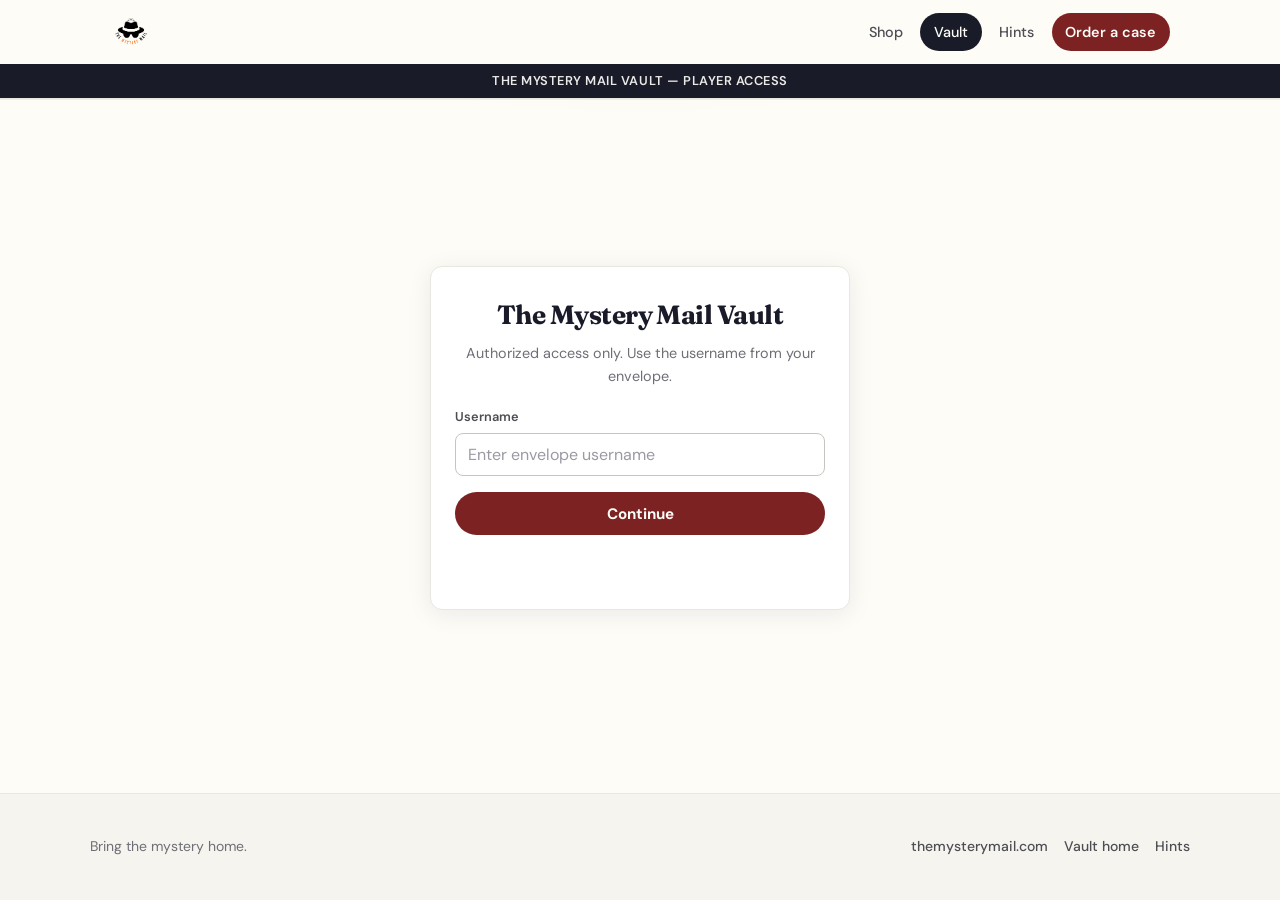
<file: themysterymail-vault/password.html>
<!DOCTYPE html>
<html lang="en">
  <head>
    <meta charset="utf-8" />
    <meta name="viewport" content="width=device-width, initial-scale=1" />
    <title>Case password — The Mystery Mail</title>
    <link rel="icon" href="images/favicon.png" type="image/png" />
    <link rel="preconnect" href="https://fonts.googleapis.com" />
    <link rel="preconnect" href="https://fonts.gstatic.com" crossorigin />
    <link
      href="https://fonts.googleapis.com/css2?family=DM+Sans:ital,opsz,wght@0,9..40,400;0,9..40,500;0,9..40,600;0,9..40,700;1,9..40,400&family=Fraunces:ital,opsz,wght@0,9..144,600;0,9..144,700;1,9..144,600&display=swap"
      rel="stylesheet"
    />
    <link rel="stylesheet" href="css/vault.css" />
  </head>
  <body>
    <header class="site-header">
      <div class="site-header__row">
        <a class="site-logo" href="https://www.themysterymail.com" target="_blank" rel="noopener noreferrer">
          <img class="site-logo__img" src="images/logo.png" width="220" height="48" alt="The Mystery Mail" />
        </a>
        <nav class="site-nav" aria-label="Main">
          <a href="https://www.themysterymail.com" target="_blank" rel="noopener noreferrer">Shop</a>
          <a href="index.html">Vault</a>
          <a href="hints.html">Hints</a>
          <a class="btn-nav" href="https://www.themysterymail.com" target="_blank" rel="noopener noreferrer">Order a case</a>
        </nav>
      </div>
      <div class="site-strip"><span>The Mystery Mail Vault — player access</span></div>
    </header>

    <div class="site-main">
      <div class="vault-shell">
        <div class="vault-card vault-card--wide" id="pass-card">
          <div class="vault-brand">
            <h1 id="case-title">Case password</h1>
            <p id="case-sub">Enter the code from your materials.</p>
          </div>
          <form id="pass-form" novalidate>
            <span class="sr-only" id="pass-legend">One box per part of your code. Letters and numbers allowed; not case sensitive.</span>
            <div id="password-grid" class="password-grid" role="group" aria-labelledby="pass-legend"></div>
            <p class="hint" id="pass-hint"></p>
            <button type="submit" class="btn">Unlock vault</button>
            <p id="msg" class="msg error" role="alert"></p>
          </form>
          <a class="back" href="index.html">← Different username</a>
        </div>
      </div>
    </div>

    <footer class="site-footer">
      <div class="site-footer__inner">
        <p>Bring the mystery home.</p>
        <div class="site-footer__links">
          <a href="https://www.themysterymail.com" target="_blank" rel="noopener noreferrer">themysterymail.com</a>
          <a href="index.html">Vault home</a>
          <a href="hints.html">Hints</a>
        </div>
      </div>
    </footer>

    <script src="js/vault-core.js"></script>
    <script>
      (async function () {
        const params = new URLSearchParams(window.location.search);
        const gameId = params.get("game");
        const msg = document.getElementById("msg");
        if (!gameId) {
          window.location.href = "index.html";
          return;
        }
        if (getUserGate() !== gameId) {
          window.location.href = "index.html";
          return;
        }

        let data;
        try {
          data = await loadGames();
        } catch (e) {
          msg.textContent = "Could not load configuration.";
          return;
        }
        const game = (data.games || []).find((g) => g.id === gameId);
        if (!game) {
          window.location.href = "index.html";
          return;
        }

        document.getElementById("case-title").textContent = game.title || "Case password";

        const segs = game.passwordSegments || [];
        const cellCount = getPasswordCellCount(game);
        const maxChars = getMaxCharsPerCell(game);
        if (cellCount === 0) {
          msg.textContent = "This case has no password configured.";
          return;
        }

        document.getElementById("case-sub").textContent =
          "Enter the " +
          cellCount +
          "-part vault code for this case (one box per part).";
        document.getElementById("pass-hint").textContent =
          "Each label states how many characters that answer has (1 or 2 for this case). Letters and digits only; not case sensitive.";

        const grid = document.getElementById("password-grid");
        const expectedSegs = segs;
        const inputs = [];
        for (let i = 0; i < cellCount; i++) {
          const wrap = document.createElement("div");
          wrap.className = "pass-cell-wrap";
          const inp = document.createElement("input");
          inp.type = "text";
          inp.setAttribute("maxlength", String(maxChars));
          inp.setAttribute("inputmode", "text");
          inp.setAttribute("autocapitalize", "characters");
          const hintText = getPassCellLengthHint(expectedSegs[i], game.passwordMaxCharsPerCell);
          inp.setAttribute(
            "aria-label",
            "Part " + (i + 1) + " of " + cellCount + ", " + hintText
          );
          inp.dataset.idx = String(i);
          const hint = document.createElement("span");
          hint.className = "pass-cell-hint";
          hint.textContent = hintText;
          wrap.appendChild(inp);
          wrap.appendChild(hint);
          grid.appendChild(wrap);
          inputs.push(inp);
        }

        function shouldAdvance(i, value) {
          if (value.length >= maxChars) return true;
          const exp = String(expectedSegs[i] || "").trim();
          if (exp.length === 1 && value.length >= 1) return true;
          return false;
        }

        function clearPasswordCellFeedback() {
          inputs.forEach(function (el) {
            el.classList.remove("pass-cell--ok", "pass-cell--bad");
          });
          msg.textContent = "";
        }

        inputs.forEach((input, i) => {
          input.addEventListener("input", () => {
            clearPasswordCellFeedback();
            let v = input.value.replace(/[^a-zA-Z0-9]/g, "");
            if (v.length > maxChars) v = v.slice(0, maxChars);
            input.value = v;
            if (shouldAdvance(i, v) && i < inputs.length - 1) inputs[i + 1].focus();
          });
          input.addEventListener("keydown", (ev) => {
            if (ev.key === "Backspace" && input.value === "" && i > 0) inputs[i - 1].focus();
          });
        });

        document.getElementById("pass-form").addEventListener("submit", function (e) {
          e.preventDefault();
          msg.textContent = "";
          msg.classList.remove("ok");
          msg.classList.add("error");
          const segments = inputs.map((el) => el.value);
          if (segments.some((s) => s.length > maxChars)) {
            inputs.forEach(function (el) {
              el.classList.remove("pass-cell--ok", "pass-cell--bad");
            });
            msg.textContent = "Each box allows at most " + maxChars + " character(s).";
            return;
          }
          if (checkPassword(game, segments)) {
            inputs.forEach(function (el) {
              el.classList.remove("pass-cell--ok", "pass-cell--bad");
            });
            setPasswordUnlocked(gameId);
            window.location.href = "directory.html?game=" + encodeURIComponent(gameId);
          } else {
            const wrongParts = [];
            for (let i = 0; i < cellCount; i++) {
              const ok = segmentMatches(expectedSegs[i] ?? "", segments[i] ?? "");
              inputs[i].classList.toggle("pass-cell--ok", ok);
              inputs[i].classList.toggle("pass-cell--bad", !ok);
              if (!ok) wrongParts.push(i + 1);
            }
            if (wrongParts.length === cellCount) {
              msg.textContent = "None of the parts match yet. Check each box.";
            } else if (wrongParts.length === 1) {
              msg.textContent =
                "Box " +
                wrongParts[0] +
                " still needs the right code. Green boxes are correct.";
            } else {
              msg.textContent =
                "Boxes " +
                wrongParts.join(", ") +
                " still need the right code. Green boxes are correct.";
            }
          }
        });
      })();
    </script>
  </body>
</html>
</file>
<file: themysterymail-vault/css/vault.css>
/* Theme aligned with www.themysterymail.com (Wix export palette: cream paper, ink navy, maroon accent) */
:root {
  --tmm-cream: #fdfcf7;
  --tmm-cream-2: #f5f4ee;
  --tmm-ink: #1a1b29;
  --tmm-ink-soft: #4d4d54;
  --tmm-muted: #6e6e76;
  --tmm-maroon: #7d2222;
  --tmm-maroon-hover: #5c1818;
  --tmm-border: #e8e7e0;
  --tmm-border-strong: #c6c5bd;
  --tmm-white: #ffffff;
  --tmm-focus: #116dff;
  --tmm-success: #1f6b45;
  --tmm-error: #a32030;
  --tmm-radius: 12px;
  --tmm-radius-sm: 8px;
  --tmm-header-h: 64px;
  --tmm-strip-h: 40px;
  --font-body: "DM Sans", "Helvetica Neue", Helvetica, Arial, sans-serif;
  --font-display: "Fraunces", Georgia, "Times New Roman", serif;
  --shadow-card: 0 4px 24px rgba(26, 27, 41, 0.08);
  --shadow-header: 0 1px 0 rgba(26, 27, 41, 0.06);
}

*,
*::before,
*::after {
  box-sizing: border-box;
}

html {
  scroll-behavior: smooth;
}

body {
  margin: 0;
  min-height: 100vh;
  display: flex;
  flex-direction: column;
  font-family: var(--font-body);
  font-size: 1rem;
  line-height: 1.55;
  color: var(--tmm-ink);
  background: var(--tmm-cream);
  background-image: radial-gradient(ellipse 100% 80% at 50% -30%, rgba(125, 34, 34, 0.06), transparent 55%);
}

a {
  color: var(--tmm-maroon);
  text-decoration: none;
}

a:hover {
  text-decoration: underline;
}

a:focus-visible,
button:focus-visible,
input:focus-visible,
textarea:focus-visible,
summary:focus-visible,
.file-row:focus-visible {
  outline: 2px solid var(--tmm-focus);
  outline-offset: 2px;
}

/* —— Site header (The Mystery Mail) —— */
.site-header {
  position: sticky;
  top: 0;
  z-index: 100;
  background: rgba(253, 252, 247, 0.92);
  backdrop-filter: blur(10px);
  border-bottom: 1px solid var(--tmm-border);
  box-shadow: var(--shadow-header);
}

.site-header__row {
  max-width: 1100px;
  margin: 0 auto;
  padding: 0 1.25rem;
  min-height: var(--tmm-header-h);
  display: flex;
  align-items: center;
  justify-content: space-between;
  gap: 1rem;
}

.site-logo {
  display: inline-flex;
  align-items: center;
  text-decoration: none;
  line-height: 0;
}

.site-logo:hover {
  text-decoration: none;
  opacity: 0.92;
}

.site-logo__img {
  display: block;
  height: 42px;
  width: auto;
  max-width: min(52vw, 220px);
  object-fit: contain;
}

.site-nav {
  display: flex;
  align-items: center;
  gap: 0.25rem;
}

.site-nav a {
  padding: 0.5rem 0.85rem;
  border-radius: 999px;
  font-size: 0.9rem;
  font-weight: 500;
  color: var(--tmm-ink-soft);
  text-decoration: none;
}

.site-nav a:hover {
  background: var(--tmm-cream-2);
  color: var(--tmm-ink);
  text-decoration: none;
}

.site-nav a.is-active {
  background: var(--tmm-ink);
  color: var(--tmm-cream);
}

.site-nav a.btn-nav {
  background: var(--tmm-maroon);
  color: var(--tmm-cream);
  font-weight: 600;
}

.site-nav a.btn-nav:hover {
  background: var(--tmm-maroon-hover);
  color: var(--tmm-cream);
}

.site-strip {
  background: var(--tmm-ink);
  color: var(--tmm-cream);
  text-align: center;
  font-size: 0.8rem;
  letter-spacing: 0.04em;
  text-transform: uppercase;
  padding: 0.45rem 1rem;
  font-weight: 600;
}

.site-strip span {
  opacity: 0.92;
}

.site-main {
  flex: 1;
  display: flex;
  flex-direction: column;
}

/* —— Footer —— */
.site-footer {
  margin-top: auto;
  border-top: 1px solid var(--tmm-border);
  background: var(--tmm-cream-2);
  padding: 1.75rem 1.25rem;
}

.site-footer__inner {
  max-width: 1100px;
  margin: 0 auto;
  display: flex;
  flex-wrap: wrap;
  align-items: center;
  justify-content: space-between;
  gap: 1rem;
  font-size: 0.875rem;
  color: var(--tmm-muted);
}

.site-footer__links {
  display: flex;
  flex-wrap: wrap;
  gap: 1rem;
}

.site-footer a {
  color: var(--tmm-ink-soft);
  font-weight: 500;
}

.site-footer a:hover {
  color: var(--tmm-maroon);
}

/* —— Vault content —— */
.vault-shell {
  flex: 1;
  display: flex;
  flex-direction: column;
  align-items: center;
  justify-content: center;
  padding: 2rem 1.25rem 3rem;
}

.vault-card--wide {
  width: min(100%, 640px);
}

.vault-card {
  width: min(100%, 420px);
  background: var(--tmm-white);
  border: 1px solid var(--tmm-border);
  border-radius: var(--tmm-radius);
  padding: 1.75rem 1.5rem;
  box-shadow: var(--shadow-card);
}

.vault-brand {
  text-align: center;
  margin-bottom: 1.25rem;
}

.vault-brand h1 {
  margin: 0 0 0.4rem;
  font-family: var(--font-display);
  font-size: 1.65rem;
  font-weight: 700;
  letter-spacing: -0.02em;
  color: var(--tmm-ink);
}

.vault-brand p {
  margin: 0;
  font-size: 0.9rem;
  color: var(--tmm-muted);
}

label {
  display: block;
  font-size: 0.8rem;
  font-weight: 600;
  color: var(--tmm-ink-soft);
  margin-bottom: 0.35rem;
}

input[type="text"],
input[type="password"],
textarea {
  width: 100%;
  padding: 0.65rem 0.75rem;
  border-radius: var(--tmm-radius-sm);
  border: 1px solid var(--tmm-border-strong);
  background: var(--tmm-white);
  color: var(--tmm-ink);
  font-size: 1rem;
  font-family: var(--font-body);
}

input[type="text"] {
  text-transform: uppercase;
}

input[type="text"]::placeholder {
  text-transform: none;
  color: #9a9aa3;
}

.btn {
  display: inline-flex;
  align-items: center;
  justify-content: center;
  width: 100%;
  margin-top: 1rem;
  padding: 0.72rem 1rem;
  border: none;
  border-radius: 999px;
  background: var(--tmm-maroon);
  color: var(--tmm-cream);
  font-weight: 700;
  font-size: 0.95rem;
  font-family: var(--font-body);
  cursor: pointer;
  transition: background 0.15s ease;
}

.btn:hover {
  background: var(--tmm-maroon-hover);
}

.btn-outline {
  background: transparent;
  color: var(--tmm-maroon);
  border: 2px solid var(--tmm-maroon);
}

.btn-outline:hover {
  background: rgba(125, 34, 34, 0.06);
}

.msg {
  margin-top: 0.75rem;
  font-size: 0.875rem;
  min-height: 1.25rem;
}

.msg.error {
  color: var(--tmm-error);
}

.msg.ok {
  color: var(--tmm-success);
}

.password-grid {
  display: flex;
  flex-wrap: wrap;
  align-items: flex-start;
  justify-content: flex-start;
  gap: 0.5rem 0.45rem;
  margin-top: 0.5rem;
  max-width: 100%;
}

.pass-cell-wrap {
  display: flex;
  flex-direction: column;
  align-items: center;
  gap: 0.25rem;
  flex: 0 0 auto;
  width: 3.35rem;
}

.pass-cell-hint {
  font-size: 0.62rem;
  font-weight: 600;
  line-height: 1.15;
  color: var(--tmm-muted);
  text-align: center;
  max-width: 4.75rem;
  text-wrap: balance;
}

.password-grid input {
  text-align: center;
  font-size: 0.95rem;
  font-weight: 700;
  padding: 0.55rem 0.25rem;
  text-transform: uppercase;
  width: 100%;
  min-width: 0;
  box-sizing: border-box;
  transition:
    border-color 0.15s ease,
    background-color 0.15s ease,
    box-shadow 0.15s ease;
}

.password-grid input.pass-cell--ok,
.numeric-grid .numeric-cell.pass-cell--ok {
  border-color: var(--tmm-success);
  background: rgba(31, 107, 69, 0.1);
  box-shadow: 0 0 0 1px rgba(31, 107, 69, 0.2);
}

.password-grid input.pass-cell--bad,
.numeric-grid .numeric-cell.pass-cell--bad {
  border-color: var(--tmm-error);
  background: rgba(163, 32, 48, 0.07);
  box-shadow: 0 0 0 1px rgba(163, 32, 48, 0.18);
}

.hint {
  font-size: 0.78rem;
  color: var(--tmm-muted);
  margin-top: 0.75rem;
}

.back {
  display: inline-block;
  margin-top: 1rem;
  font-size: 0.875rem;
  color: var(--tmm-muted);
}

.back:hover {
  color: var(--tmm-maroon);
}

.sr-only {
  position: absolute;
  width: 1px;
  height: 1px;
  padding: 0;
  margin: -1px;
  overflow: hidden;
  clip: rect(0, 0, 0, 0);
  border: 0;
}

/* —— Directory page: outer frame + in-world window —— */
.page-directory .site-main {
  padding: 1rem 1.25rem 1.5rem;
}

.directory-frame {
  flex: 1;
  max-width: 1100px;
  width: 100%;
  margin: 0 auto;
  min-height: min(70vh, 720px);
  display: flex;
  flex-direction: column;
  border-radius: var(--tmm-radius);
  overflow: hidden;
  border: 1px solid var(--tmm-border-strong);
  box-shadow: var(--shadow-card);
}

.desktop {
  flex: 1;
  display: flex;
  flex-direction: column;
  min-height: 0;
  background: #ece9e2;
}

.win-titlebar {
  display: flex;
  align-items: center;
  gap: 0.5rem;
  padding: 0.4rem 0.65rem;
  background: linear-gradient(180deg, #2c3350 0%, #1a1b29 100%);
  border-bottom: 1px solid #000;
  font-size: 0.8rem;
  user-select: none;
  color: #e8ecf4;
}

.win-titlebar .icon {
  width: 14px;
  height: 14px;
  background: var(--tmm-maroon);
  border-radius: 2px;
}

.win-titlebar span.title {
  flex: 1;
  font-weight: 600;
}

.win-btns {
  display: flex;
  gap: 6px;
}

.win-btns button {
  width: 12px;
  height: 12px;
  border-radius: 2px;
  border: none;
  padding: 0;
  cursor: default;
}

.win-btns .min {
  background: #f0c14a;
}
.win-btns .max {
  background: #2ecc71;
}
.win-btns .close {
  background: #e74c3c;
}

.explorer-body {
  flex: 1;
  display: flex;
  min-height: 0;
}

.explorer-sidebar {
  width: 200px;
  background: #f7f6f2;
  border-right: 1px solid var(--tmm-border-strong);
  padding: 0.5rem 0;
  font-size: 0.8rem;
}

.explorer-sidebar .tree-label {
  padding: 0.35rem 0.75rem;
  color: var(--tmm-muted);
  text-transform: uppercase;
  font-size: 0.65rem;
  letter-spacing: 0.06em;
}

.explorer-sidebar .tree-item {
  padding: 0.4rem 0.75rem;
  color: var(--tmm-ink);
  cursor: default;
}

.explorer-sidebar .tree-item.active {
  background: rgba(125, 34, 34, 0.1);
  border-left: 3px solid var(--tmm-maroon);
  font-weight: 600;
}

.explorer-main {
  flex: 1;
  background: #fff;
  color: #1a1a1a;
  padding: 1rem;
  overflow: auto;
}

.explorer-toolbar {
  font-size: 0.75rem;
  color: #555;
  margin-bottom: 1rem;
  padding-bottom: 0.5rem;
  border-bottom: 1px solid #ddd;
}

.file-row {
  display: flex;
  align-items: center;
  gap: 0.5rem;
  padding: 0.45rem 0.5rem;
  border-radius: 4px;
  cursor: pointer;
  max-width: 280px;
}

.file-row:hover {
  background: #f0f4fa;
}

.file-icon {
  width: 32px;
  height: 36px;
  background: linear-gradient(135deg, #fff 40%, #e8edf5);
  border: 1px solid #b0c4de;
  border-radius: 2px;
  font-size: 0.55rem;
  display: grid;
  place-items: center;
  color: #2a4a6e;
  font-weight: 700;
}

.modal-overlay {
  position: fixed;
  inset: 0;
  background: rgba(26, 27, 41, 0.45);
  padding: 1rem;
  z-index: 200;
  display: flex;
  align-items: center;
  justify-content: center;
  overflow-y: auto;
  -webkit-overflow-scrolling: touch;
}

.modal-overlay[hidden] {
  display: none !important;
}

.modal-notepad {
  width: min(100%, 520px);
  max-width: 100%;
  background: #f0f0c8;
  border: 1px solid #8b8b6a;
  border-radius: 4px;
  box-shadow: 0 12px 40px rgba(0, 0, 0, 0.35);
  overflow: hidden;
  display: flex;
  flex-direction: column;
  max-height: min(90vh, 640px);
}

.modal-notepad .np-titlebar {
  flex-shrink: 0;
  background: #fff;
  padding: 0.35rem 0.6rem;
  font-size: 0.8rem;
  border-bottom: 1px solid #ccc;
  display: flex;
  justify-content: space-between;
  align-items: center;
  color: var(--tmm-ink);
}

.modal-notepad .np-body-wrap {
  flex: 1;
  min-height: 0;
  overflow: auto;
  -webkit-overflow-scrolling: touch;
  background: #f0f0c8;
}

.modal-notepad .np-body {
  margin: 0;
  width: 100%;
  min-height: 200px;
  border: none;
  background: transparent;
  font-family: Consolas, "Courier New", ui-monospace, monospace;
  font-size: 0.95rem;
  line-height: 1.5;
  padding: 0.85rem 0.9rem;
  color: #0d0d0d;
  white-space: pre-wrap;
  word-wrap: break-word;
  overflow-wrap: anywhere;
}

.modal-notepad .np-body:focus {
  outline: none;
}

.modal-notepad .np-body:focus-visible {
  outline: 2px solid var(--tmm-focus);
  outline-offset: -2px;
}

.modal-notepad .np-code-em {
  font-weight: 800;
  font-size: 1.15em;
  color: var(--tmm-maroon);
  letter-spacing: 0.12em;
  background: rgba(125, 34, 34, 0.12);
  padding: 0.05em 0.2em;
  border-radius: 4px;
}

.modal-notepad .np-code-banner {
  flex-shrink: 0;
  margin: 0;
  padding: 0.65rem 0.9rem;
  text-align: center;
  font-size: 0.95rem;
  font-weight: 600;
  color: var(--tmm-ink);
  background: linear-gradient(180deg, #f5e6e6 0%, #edd4d4 100%);
  border-top: 2px solid var(--tmm-maroon);
}

.modal-notepad .np-code-digits {
  display: inline-block;
  font-family: Consolas, "Courier New", ui-monospace, monospace;
  font-size: 1.5rem;
  font-weight: 800;
  letter-spacing: 0.25em;
  color: var(--tmm-maroon);
  margin-left: 0.15em;
}

.modal-notepad .np-close {
  background: var(--tmm-maroon);
  color: #fff;
  border: none;
  width: 28px;
  height: 26px;
  border-radius: 4px;
  cursor: pointer;
  font-size: 1rem;
  line-height: 1;
}

/* —— Case 1 (Vault 2): numeric grid & letter reveal —— */
.page-vault-2 input.numeric-cell,
.page-vault-2 input[type="text"].numeric-cell {
  text-transform: none;
  font-variant-numeric: tabular-nums;
}

.numeric-grid {
  display: grid;
  grid-template-columns: repeat(4, minmax(2.85rem, 1fr));
  gap: 0.65rem;
  margin-top: 0.5rem;
  max-width: 320px;
  margin-left: auto;
  margin-right: auto;
}

.numeric-grid .numeric-cell {
  text-align: center;
  font-size: 1.2rem;
  font-weight: 700;
  letter-spacing: 0.02em;
  padding: 0.6rem 0.35rem;
  min-width: 0;
  width: 100%;
  box-sizing: border-box;
  transition:
    border-color 0.15s ease,
    background-color 0.15s ease,
    box-shadow 0.15s ease;
}

.decode-wrap {
  margin-top: 1.25rem;
  text-align: center;
}

.letter-actions {
  margin-top: 1rem;
  text-align: center;
}

.btn-download-img {
  width: auto;
  max-width: 100%;
  display: inline-flex;
  margin-top: 0;
  padding-left: 1.25rem;
  padding-right: 1.25rem;
}

.letter-actions__hint {
  margin: 0.65rem auto 0;
  font-size: 0.78rem;
  color: var(--tmm-muted);
  line-height: 1.45;
  max-width: 26rem;
}

.btn-decode {
  margin-top: 0;
  box-shadow: 0 4px 20px rgba(125, 34, 34, 0.25);
  animation: decodePulse 2.2s ease-in-out infinite;
}

@keyframes decodePulse {
  0%,
  100% {
    box-shadow: 0 4px 20px rgba(125, 34, 34, 0.22);
    transform: translateY(0);
  }
  50% {
    box-shadow: 0 6px 28px rgba(125, 34, 34, 0.38);
    transform: translateY(-1px);
  }
}

.btn-decode:hover {
  animation: none;
}

.letter-pack {
  margin-top: 1.75rem;
}

.letter-pack__chrome {
  display: flex;
  align-items: center;
  padding: 0.45rem 0.75rem;
  background: linear-gradient(180deg, #2c3350 0%, #1a1b29 100%);
  color: #e8ecf4;
  font-size: 0.72rem;
  font-weight: 600;
  letter-spacing: 0.08em;
  text-transform: uppercase;
  border-radius: var(--tmm-radius-sm) var(--tmm-radius-sm) 0 0;
  border: 1px solid rgba(0, 0, 0, 0.35);
  border-bottom: none;
}

.letter-pack__inner {
  position: relative;
  overflow: hidden;
  border-radius: 0 0 var(--tmm-radius-sm) var(--tmm-radius-sm);
  border: 1px solid var(--tmm-border-strong);
  border-top: none;
  background: var(--tmm-cream-2);
  box-shadow: var(--shadow-card);
}

.letter-pack__inner::after {
  content: "";
  position: absolute;
  inset: 0;
  z-index: 2;
  background: linear-gradient(145deg, #1a1b29 0%, #352028 42%, var(--tmm-maroon) 100%);
  opacity: 1;
  pointer-events: none;
  transform-origin: 50% 40%;
}

.letter-pack__inner--static::after {
  display: none;
}

.letter-pack__inner--static img {
  opacity: 1;
  transform: none;
}

.letter-pack__inner img {
  display: block;
  width: 100%;
  height: auto;
  position: relative;
  z-index: 1;
  opacity: 0;
  transform: scale(0.94) translateY(12px);
}

.letter-pack__inner--revealing::after {
  animation: letterSealBreak 1.35s cubic-bezier(0.45, 0, 0.2, 1) forwards;
}

.letter-pack__inner--revealing img {
  animation: letterPaperIn 1.05s cubic-bezier(0.22, 1, 0.36, 1) 0.42s forwards;
}

.letter-pack__inner--done::after {
  display: none;
}

.letter-pack__inner--done img {
  opacity: 1;
  transform: none;
}

@keyframes letterSealBreak {
  0% {
    opacity: 1;
    transform: scale(1) rotate(0deg);
    filter: brightness(1);
  }
  40% {
    opacity: 0.92;
    filter: brightness(1.15);
  }
  100% {
    opacity: 0;
    transform: scale(1.12) translateY(-18%);
    filter: blur(6px);
  }
}

@keyframes letterPaperIn {
  to {
    opacity: 1;
    transform: scale(1) translateY(0);
  }
}

@media (max-width: 640px) {
  .site-nav a {
    padding: 0.45rem 0.55rem;
    font-size: 0.82rem;
  }

  .site-logo__img {
    height: 34px;
    max-width: min(48vw, 200px);
  }
}

@media (prefers-reduced-motion: reduce) {
  *,
  *::before,
  *::after {
    animation-duration: 0.01ms !important;
    transition-duration: 0.01ms !important;
  }

  html {
    scroll-behavior: auto;
  }

  .btn-decode {
    animation: none;
  }

  .letter-pack__inner--revealing::after,
  .letter-pack__inner--revealing img {
    animation: none !important;
  }

  .letter-pack__inner--revealing::after {
    opacity: 0;
    display: none;
  }

  .letter-pack__inner--revealing img,
  .letter-pack__inner--done img {
    opacity: 1;
    transform: none;
  }
}

/* —— Case 2: audio lab (QR transmission page) —— */
.audio-lab__native {
  position: absolute;
  width: 1px;
  height: 1px;
  margin: -1px;
  padding: 0;
  border: 0;
  clip: rect(0, 0, 0, 0);
  overflow: hidden;
}

.audio-lab {
  margin-top: 0.5rem;
}

.audio-lab__status {
  margin: 0 0 0.75rem;
  font-size: 0.88rem;
  color: var(--tmm-muted);
  min-height: 1.35em;
}

.audio-lab__status:empty {
  display: none;
}

.audio-lab__panel {
  padding: 1.15rem 1.1rem 1.25rem;
  border: 1px solid var(--tmm-border-strong);
  border-radius: var(--tmm-radius);
  background: linear-gradient(180deg, var(--tmm-white) 0%, var(--tmm-cream-2) 100%);
  box-shadow: var(--shadow-card);
}

.audio-lab__transport {
  display: flex;
  flex-wrap: wrap;
  align-items: center;
  gap: 0.85rem 1rem;
}

.audio-lab__play {
  flex: 0 0 auto;
  width: auto;
  min-width: 5.5rem;
  margin-top: 0;
}

.audio-lab__timeline {
  flex: 1 1 12rem;
  display: flex;
  align-items: center;
  gap: 0.55rem;
  min-width: 0;
}

.audio-lab__time {
  flex: 0 0 auto;
  font-variant-numeric: tabular-nums;
  font-size: 0.82rem;
  font-weight: 600;
  color: var(--tmm-ink-soft);
  min-width: 2.4rem;
}

.audio-lab__seek {
  flex: 1 1 auto;
  width: 100%;
  min-width: 0;
  accent-color: var(--tmm-maroon);
  cursor: pointer;
}

.audio-lab__seek:disabled {
  cursor: not-allowed;
  opacity: 0.55;
}

.audio-lab__tools {
  display: flex;
  flex-wrap: wrap;
  align-items: flex-end;
  gap: 1rem 1.25rem;
  margin-top: 1.15rem;
  padding-top: 1.1rem;
  border-top: 1px solid var(--tmm-border);
}

.audio-lab__group {
  display: flex;
  flex-direction: column;
  gap: 0.45rem;
}

.audio-lab__group--reverse {
  margin-left: auto;
}

.audio-lab__label {
  font-size: 0.72rem;
  font-weight: 700;
  letter-spacing: 0.07em;
  text-transform: uppercase;
  color: var(--tmm-muted);
}

.audio-lab__speeds {
  display: flex;
  flex-wrap: wrap;
  gap: 0.4rem;
}

.audio-lab__speed {
  appearance: none;
  border: 1px solid var(--tmm-border-strong);
  border-radius: 999px;
  background: var(--tmm-white);
  color: var(--tmm-ink-soft);
  font-family: inherit;
  font-size: 0.78rem;
  font-weight: 600;
  padding: 0.38rem 0.62rem;
  cursor: pointer;
  transition:
    background-color 0.15s ease,
    border-color 0.15s ease,
    color 0.15s ease;
}

.audio-lab__speed:hover:not(:disabled) {
  border-color: var(--tmm-maroon);
  color: var(--tmm-maroon);
}

.audio-lab__speed--active,
.audio-lab__speed[aria-pressed="true"] {
  background: var(--tmm-maroon);
  border-color: var(--tmm-maroon);
  color: #fff;
}

.audio-lab__speed:disabled {
  cursor: not-allowed;
  opacity: 0.55;
}

.audio-lab__reverse {
  width: auto;
  margin-top: 0;
  white-space: nowrap;
}

.audio-lab__reverse--on,
.audio-lab__reverse[aria-pressed="true"] {
  background: var(--tmm-ink);
  border-color: var(--tmm-ink);
  color: #fff;
}

.audio-lab__hint {
  margin: 0.85rem 0 0;
  font-size: 0.78rem;
  color: var(--tmm-muted);
  line-height: 1.45;
}

@media (max-width: 640px) {
  .audio-lab__group--reverse {
    margin-left: 0;
    width: 100%;
  }

  .audio-lab__reverse {
    width: 100%;
  }
}
</file>
<file: themysterymail-vault/css/hints.css>
/* Puzzle hints — Final Whistle layout merged with Mystery Mail vault palette */

.page-hints {
  --hint-paper: var(--tmm-white);
  --hint-line: var(--tmm-border-strong);
  --hint-ink: var(--tmm-ink);
  --hint-muted: var(--tmm-muted);
  --hint-navy: #1a2332;
  --hint-gold: #8f6a28;
  --hint-green: #1f6b45;
  --hint-hero-end: var(--tmm-maroon);
  --hint-shadow: var(--shadow-card);
  --hint-radius: var(--tmm-radius);
}

.page-hints .site-main {
  padding: 0;
}

.hints-main {
  flex: 1;
  width: 100%;
}

.hints-hub {
  max-width: 1100px;
  margin: 0 auto;
  padding: 1.5rem 1.25rem 0.5rem;
}

.hints-hub__title {
  margin: 0 0 0.35rem;
  font-family: var(--font-display);
  font-size: clamp(1.65rem, 3.5vw, 2.25rem);
  font-weight: 700;
  color: var(--tmm-ink);
}

.hints-hub__lead {
  margin: 0 0 1rem;
  font-size: 0.95rem;
  color: var(--tmm-muted);
  max-width: 42rem;
}

.hints-hub__toc {
  display: flex;
  flex-wrap: wrap;
  gap: 0.5rem;
  margin: 0;
  padding: 0;
  list-style: none;
}

.hints-hub__toc a {
  display: inline-flex;
  align-items: center;
  padding: 0.45rem 0.9rem;
  border-radius: 999px;
  font-size: 0.88rem;
  font-weight: 600;
  color: var(--tmm-maroon);
  border: 1px solid var(--tmm-border-strong);
  background: var(--tmm-white);
  text-decoration: none;
}

.hints-hub__toc a:hover {
  background: var(--tmm-cream-2);
  text-decoration: none;
}

.hints-game {
  border-top: 1px solid var(--tmm-border);
  margin-top: 1.25rem;
}

.hints-game-hero {
  background: linear-gradient(135deg, var(--tmm-ink) 0%, #2a3048 42%, var(--hint-hero-end) 100%);
  color: var(--tmm-cream);
  padding: 1.75rem 1.25rem 1.5rem;
  border-bottom: 4px solid var(--hint-gold);
}

.hints-game-hero .wrap {
  max-width: 1100px;
  margin: 0 auto;
}

.hints-game-hero .eyebrow {
  text-transform: uppercase;
  letter-spacing: 0.13em;
  font-size: 0.72rem;
  color: #e8c87a;
  font-weight: 800;
}

.hints-game-hero h2 {
  margin: 0.35rem 0 0.45rem;
  font-family: var(--font-display);
  font-size: clamp(1.65rem, 3.5vw, 2.35rem);
  line-height: 1.1;
  font-weight: 700;
}

.hints-game-hero p {
  margin: 0;
  max-width: 40rem;
  font-size: 0.98rem;
  opacity: 0.94;
  line-height: 1.5;
}

/* Sticky in-page nav (pill strip) */
.page-hints .hints-toc-nav {
  position: sticky;
  top: 0;
  z-index: 90;
  background: rgba(253, 252, 247, 0.94);
  backdrop-filter: blur(10px);
  border-bottom: 1px solid var(--hint-line);
}

.page-hints .hints-toc-nav .wrap {
  max-width: 1100px;
  margin: 0 auto;
  display: flex;
  gap: 0.45rem;
  overflow-x: auto;
  padding: 0.55rem 0;
  -webkit-overflow-scrolling: touch;
}

.page-hints .hints-toc-nav a {
  flex: 0 0 auto;
  text-decoration: none;
  font-size: 0.82rem;
  font-weight: 700;
  color: var(--hint-navy);
  background: var(--hint-paper);
  border: 1px solid var(--hint-line);
  border-radius: 999px;
  padding: 0.45rem 0.65rem;
  white-space: nowrap;
}

.page-hints .hints-toc-nav a:hover {
  border-color: var(--tmm-maroon);
  color: var(--tmm-maroon);
}

.page-hints .hints-inner {
  width: min(1120px, calc(100% - 28px));
  margin: 0 auto;
  padding: 1.25rem 0 3rem;
}

.page-hints .notice {
  background: var(--hint-paper);
  border: 1px solid var(--hint-line);
  border-radius: var(--hint-radius);
  padding: 1rem 1.1rem;
  box-shadow: var(--hint-shadow);
  margin-bottom: 1.1rem;
}

.page-hints .notice p {
  margin: 0.2rem 0;
  color: var(--hint-muted);
  font-size: 0.92rem;
}

.page-hints .notice strong {
  color: var(--tmm-maroon);
}

.page-hints .hints-vault-banner {
  margin: 0 0 0.65rem;
  padding: 0.55rem 0.65rem;
  font-size: 0.88rem;
  line-height: 1.45;
  color: var(--hint-ink);
  background: rgba(125, 34, 34, 0.08);
  border: 1px solid rgba(125, 34, 34, 0.35);
  border-radius: var(--tmm-radius-sm);
}

.page-hints .hints-vault-banner .hints-code {
  font-family: Consolas, "Courier New", ui-monospace, monospace;
  font-size: 1.05rem;
  font-weight: 800;
  color: var(--tmm-maroon);
  letter-spacing: 0.06em;
}

.page-hints .section-title {
  display: flex;
  gap: 0.65rem;
  align-items: center;
  margin: 1.75rem 0 0.75rem;
}

.page-hints .section-title h2 {
  margin: 0;
  font-family: var(--font-display);
  font-size: 1.28rem;
  font-weight: 700;
  color: var(--hint-ink);
}

.page-hints .bar {
  height: 2px;
  background: var(--hint-line);
  flex: 1;
}

.page-hints .grid {
  display: grid;
  grid-template-columns: repeat(auto-fit, minmax(280px, 1fr));
  gap: 1rem;
  align-items: start;
}

.page-hints .card {
  background: var(--hint-paper);
  border: 1px solid var(--hint-line);
  border-radius: var(--hint-radius);
  box-shadow: var(--hint-shadow);
  padding: 0.9rem 1rem;
  scroll-margin-top: 88px;
}

.page-hints .card-head {
  display: flex;
  gap: 0.65rem;
  justify-content: space-between;
  align-items: flex-start;
  margin-bottom: 0.65rem;
}

.page-hints .stage-label {
  display: inline-block;
  font-size: 0.68rem;
  font-weight: 800;
  letter-spacing: 0.12em;
  text-transform: uppercase;
  color: var(--tmm-maroon);
}

.page-hints .card h2 {
  margin: 2px 0 0;
  font-size: 1.12rem;
  font-family: var(--font-display);
  font-weight: 700;
  color: var(--hint-navy);
}

.page-hints .role {
  flex: 0 0 auto;
  font-size: 0.74rem;
  color: var(--hint-green);
  border: 1px solid #b7d8d2;
  background: #edf8f6;
  border-radius: 999px;
  padding: 0.3rem 0.55rem;
  font-weight: 700;
}

.page-hints .shots {
  display: flex;
  gap: 0.55rem;
  overflow-x: auto;
  padding: 0.25rem 0.1rem 0.65rem;
  scroll-snap-type: x mandatory;
}

.page-hints .shot {
  flex: 0 0 160px;
  height: 210px;
  display: grid;
  place-items: center;
  background: var(--tmm-cream-2);
  border: 1px solid var(--hint-line);
  border-radius: var(--tmm-radius-sm);
  overflow: hidden;
  scroll-snap-align: start;
  text-decoration: none;
  cursor: default;
  user-select: none;
}

.page-hints .shot__inner {
  display: grid;
  place-items: center;
  width: 100%;
  height: 100%;
  overflow: hidden;
}

.page-hints .shot__inner img {
  max-width: 100%;
  max-height: 100%;
  width: auto;
  height: auto;
  object-fit: contain;
  display: block;
  user-select: none;
  -webkit-user-drag: none;
  pointer-events: none;
}

.page-hints details.help {
  background: var(--hint-paper);
  border: 1px solid var(--hint-line);
  border-radius: var(--tmm-radius-sm);
  overflow: hidden;
  margin-top: 0.5rem;
}

.page-hints details.help > summary {
  cursor: pointer;
  list-style: none;
  padding: 0.65rem 0.85rem;
  font-weight: 800;
  color: var(--hint-navy);
  border-bottom: 1px solid transparent;
}

.page-hints details.help[open] > summary {
  border-bottom-color: var(--hint-line);
}

.page-hints details.help > summary::-webkit-details-marker {
  display: none;
}

.page-hints details.hint summary,
.page-hints details.help > summary {
  font-family: var(--font-body);
}

.page-hints details.hint summary {
  cursor: pointer;
  list-style: none;
  padding: 0.55rem 0.75rem;
  font-weight: 800;
  color: var(--hint-navy);
}

.page-hints details.hint summary::-webkit-details-marker {
  display: none;
}

.page-hints details.hint summary::before {
  content: "+";
  display: inline-grid;
  place-items: center;
  width: 1.35em;
  height: 1.35em;
  margin-right: 0.45rem;
  border-radius: 50%;
  background: var(--tmm-cream-2);
  color: var(--tmm-maroon);
  font-weight: 800;
}

.page-hints details.hint[open] > summary::before {
  content: "−";
}

.page-hints .hint-stack {
  padding: 0 0.75rem 0.75rem;
}

.page-hints details.hint {
  margin-top: 0.45rem;
  background: var(--tmm-cream);
  border: 1px solid var(--hint-line);
  border-radius: var(--tmm-radius-sm);
}

.page-hints details.hint p {
  margin: 0;
  padding: 0 0.85rem 0.75rem 2.15rem;
  color: var(--hint-ink);
  font-size: 0.9rem;
  line-height: 1.5;
}

.page-hints details.hint.answer {
  border-color: #bddbd4;
  background: #f2fbf8;
}

.page-hints details.hint.answer summary {
  color: var(--hint-green);
}

.page-hints .checkpoint {
  margin-top: 1.75rem;
}

.page-hints .checkpoint details {
  background: var(--tmm-ink);
  border-color: var(--tmm-ink);
  color: var(--tmm-cream);
  border-radius: var(--tmm-radius-sm);
  overflow: hidden;
}

.page-hints .checkpoint summary {
  color: var(--tmm-cream);
  padding: 0.85rem 1rem;
}

.page-hints .checkpoint .hint-stack {
  color: var(--tmm-cream);
  padding-bottom: 1rem;
}

.page-hints .codes {
  display: grid;
  grid-template-columns: repeat(auto-fit, minmax(200px, 1fr));
  gap: 0.65rem;
  margin-top: 0.5rem;
}

.page-hints .codebox {
  background: rgba(255, 255, 255, 0.08);
  border: 1px solid rgba(255, 255, 255, 0.2);
  border-radius: var(--tmm-radius-sm);
  padding: 0.75rem;
  font-size: 0.88rem;
  line-height: 1.45;
}

.page-hints .codebox b {
  display: block;
  color: #e8c87a;
  margin-bottom: 0.25rem;
}

.page-hints .checkpoint--answers summary {
  color: #f5d0d0;
}

.page-hints .answers-reveal {
  padding: 0 1rem 1rem;
}

.page-hints .answers-warning {
  margin: 0 0 1rem;
  font-size: 0.82rem;
  color: rgba(255, 255, 255, 0.72);
}

.page-hints .answers-heading {
  margin: 1.25rem 0 0.65rem;
  font-family: var(--font-display);
  font-size: 1rem;
  font-weight: 600;
  color: #e8c87a;
}

.page-hints .answers-heading:first-of-type {
  margin-top: 0.35rem;
}

.page-hints .answers-grid {
  display: grid;
  grid-template-columns: repeat(auto-fit, minmax(240px, 1fr));
  gap: 0.65rem;
}

.page-hints .answer-card {
  background: rgba(255, 255, 255, 0.06);
  border: 1px solid rgba(255, 255, 255, 0.16);
  border-radius: var(--tmm-radius-sm);
  padding: 0.75rem;
}

.page-hints .answer-card__head b {
  color: #e8c87a;
  font-size: 0.88rem;
}

.page-hints .answer-card__text {
  margin: 0.55rem 0 0;
  font-size: 0.88rem;
  line-height: 1.45;
}

.page-hints .brahmi-glyphs {
  display: flex;
  flex-wrap: wrap;
  align-items: center;
  gap: 0.35rem;
  margin-top: 0.55rem;
  padding: 0.45rem;
  background: rgba(253, 252, 247, 0.94);
  border-radius: 6px;
}

.page-hints .brahmi-glyph {
  display: block;
  width: auto;
  height: 2.4rem;
  max-width: 3.25rem;
  object-fit: contain;
}

.page-hints .brahmi-glyph--wide {
  max-width: 4.5rem;
}

.page-hints .codebox--solo {
  max-width: 20rem;
}

.page-hints .answers-note {
  display: block;
  margin-top: 0.2rem;
  font-size: 0.78rem;
  opacity: 0.8;
}

.page-hints .answers-final-list {
  margin: 0;
  padding: 0;
  list-style: none;
  display: grid;
  gap: 0.55rem;
}

.page-hints .answer-final-item {
  display: grid;
  grid-template-columns: auto 1fr;
  gap: 0.5rem 0.75rem;
  align-items: center;
  background: rgba(255, 255, 255, 0.06);
  border: 1px solid rgba(255, 255, 255, 0.16);
  border-radius: var(--tmm-radius-sm);
  padding: 0.6rem 0.75rem;
}

.page-hints .answer-final-num {
  grid-row: 1 / span 2;
  font-weight: 700;
  color: #e8c87a;
  font-variant-numeric: tabular-nums;
}

.page-hints .answer-final-item .brahmi-glyphs {
  margin-top: 0;
  grid-column: 2;
}

.page-hints .answer-final-meaning {
  grid-column: 2;
  font-size: 0.88rem;
  color: var(--tmm-cream);
}

@media (max-width: 620px) {
  .page-hints .grid {
    grid-template-columns: 1fr;
  }

  .page-hints .shot {
    flex-basis: 140px;
    height: 190px;
  }

  .page-hints .role {
    white-space: nowrap;
  }
}

@media (prefers-reduced-motion: reduce) {
  .page-hints .shots {
    scroll-snap-type: none;
  }
}
</file>
